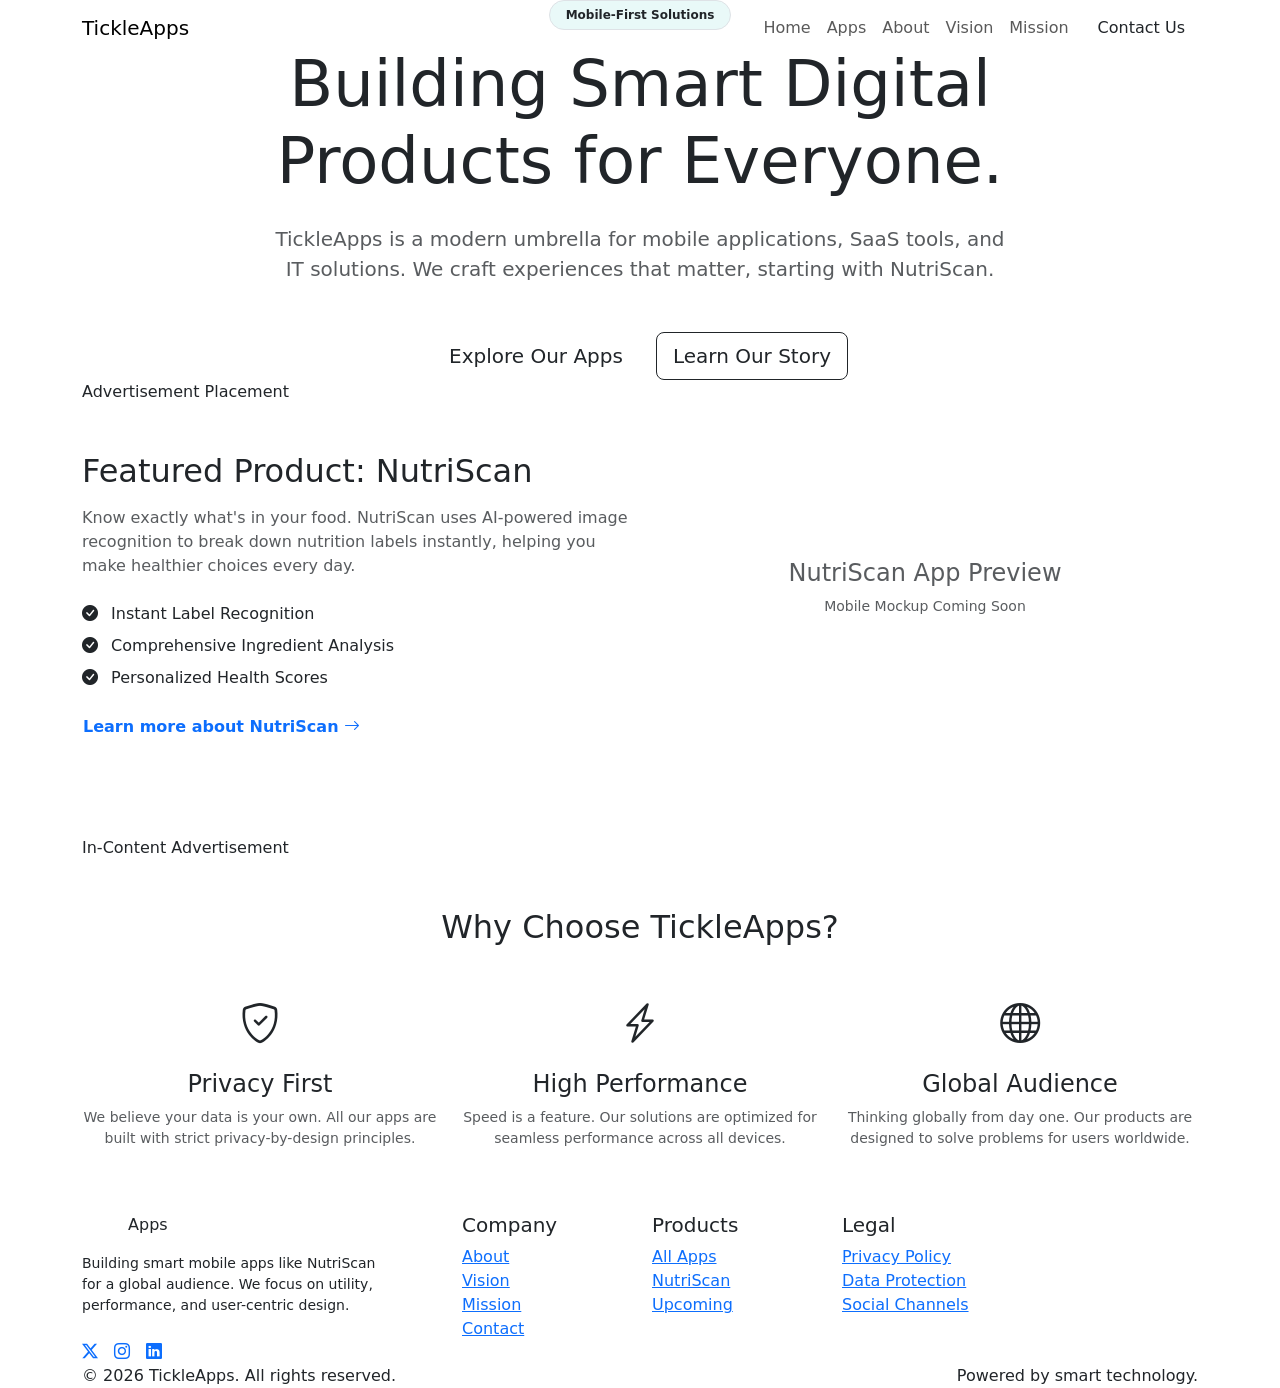
<file: index.html>
<!DOCTYPE html>
<html lang="en">
<head>
  <meta charset="UTF-8">
  <meta name="viewport" content="width=device-width, initial-scale=1.0">
  <title>TickleApps — Building Smart Mobile Apps for a Global Audience</title>
  <meta name="description" content="TickleApps is an umbrella company for smart mobile applications, IT products, and SaaS tools including NutriScan. Built for performance and privacy.">
  
  <!-- Favicon -->
  <link rel="icon" type="image/png" href="https://tickleapps.com/assets/images/logo.png">
  
  <!-- SEO / Meta Tags -->
  <link rel="canonical" href="https://tickleapps.com/">
  <meta property="og:title" content="TickleApps — Smart Mobile Apps for a Global Audience">
  <meta property="og:description" content="Building next-gen mobile solutions like NutriScan. Premium SaaS and IT product umbrella.">
  <meta property="og:url" content="https://tickleapps.com/">
  <meta property="og:type" content="website">
  <meta name="twitter:card" content="summary_large_image">
  
  <!-- Fonts & Icons -->
  <link rel="preconnect" href="https://fonts.googleapis.com">
  <link rel="preconnect" href="https://fonts.gstatic.com" crossorigin>
  <link href="https://fonts.googleapis.com/css2?family=Inter:wght@400;500;600;700;800&display=swap" rel="stylesheet">
  <link rel="stylesheet" href="https://cdn.jsdelivr.net/npm/bootstrap-icons@1.11.3/font/bootstrap-icons.min.css">
  
  <!-- CSS -->
  <link href="https://cdn.jsdelivr.net/npm/bootstrap@5.3.3/dist/css/bootstrap.min.css" rel="stylesheet">
  <link rel="stylesheet" href="https://tickleapps.com/assets/css/style.css">

  <!-- GOOGLE ADSENSE (Placeholder) -->
  <!-- <script async src="https://pagead2.googlesyndication.com/pagead/js/adsbygoogle.js?client=ca-pub-3957104938808484" crossorigin="anonymous"></script> -->

  <!-- JSON-LD Schema (Organization) -->
  <script type="application/ld+json">
  {
    "@context": "https://schema.org",
    "@type": "Organization",
    "name": "TickleApps",
    "url": "https://tickleapps.com",
    "logo": "https://tickleapps.com/assets/images/logo.png",
    "sameAs": [
      "https://x.com/tickleapps/",
      "https://www.instagram.com/tickleapps/",
      "https://www.linkedin.com/in/tickle-apps-092789407/"
    ]
  }
  </script>
</head>
<body>

  <!-- Navbar -->
  <nav class="navbar navbar-expand-lg ta-navbar fixed-top" aria-label="Main navigation">
    <div class="container">
      <a class="navbar-brand ta-brand" href="/">
        <span><span class="ta-brand-tickle">Tickle</span><span class="ta-brand-apps">Apps</span></span>
      </a>
      <button class="navbar-toggler border-0" type="button" data-bs-toggle="collapse" data-bs-target="#taNav" aria-controls="taNav" aria-expanded="false" aria-label="Toggle navigation">
        <span class="navbar-toggler-icon"></span>
      </button>
      <div class="collapse navbar-collapse justify-content-end" id="taNav">
        <ul class="navbar-nav align-items-lg-center">
          <li class="nav-item"><a class="nav-link" href="/">Home</a></li>
          <li class="nav-item"><a class="nav-link" href="/apps/">Apps</a></li>
          <li class="nav-item"><a class="nav-link" href="/about/">About</a></li>
          <li class="nav-item"><a class="nav-link" href="/vision/">Vision</a></li>
          <li class="nav-item"><a class="nav-link" href="/mission/">Mission</a></li>
          <li class="nav-item ms-lg-2"><a class="btn btn-coral" href="/contact/">Contact Us</a></li>
        </ul>
      </div>
    </div>
  </nav>

  <!-- Hero Section -->
  <header class="hero-section text-center">
    <div class="container">
      <div class="row justify-content-center">
        <div class="col-lg-8 fade-up">
          <span class="badge rounded-pill bg-teal-subtle text-teal border border-teal-subtle mb-3 px-3 py-2" style="background-color: rgba(38, 194, 185, 0.1); color: var(--ta-teal);">Mobile-First Solutions</span>
          <h1 class="display-3 mb-4">Building Smart Digital Products for <span class="ta-brand-apps">Everyone</span>.</h1>
          <p class="lead text-muted mb-5">TickleApps is a modern umbrella for mobile applications, SaaS tools, and IT solutions. We craft experiences that matter, starting with NutriScan.</p>
          <div class="d-flex flex-column flex-sm-row gap-3 justify-content-center">
            <a href="/apps/" class="btn btn-coral btn-lg">Explore Our Apps</a>
            <a href="/about/" class="btn btn-outline-dark btn-lg">Learn Our Story</a>
          </div>
        </div>
      </div>
    </div>
  </header>

  <!-- AD SLOT -->
  <div class="container">
    <div class="row">
      <div class="col-12">
        <!-- GOOGLE ADSENSE PLACEHOLDER -->
        <div class="ta-ad-slot">Advertisement Placement</div>
      </div>
    </div>
  </div>

  <!-- Featured App Section -->
  <section class="py-5" id="featured-apps">
    <div class="container">
      <div class="row align-items-center mb-5 fade-up">
        <div class="col-lg-6">
          <h2 class="mb-3">Featured Product: <span class="ta-brand-tickle">NutriScan</span></h2>
          <p class="text-muted">Know exactly what's in your food. NutriScan uses AI-powered image recognition to break down nutrition labels instantly, helping you make healthier choices every day.</p>
          <ul class="list-unstyled mt-4">
            <li class="mb-2"><i class="bi bi-check-circle-fill text-teal me-2"></i> Instant Label Recognition</li>
            <li class="mb-2"><i class="bi bi-check-circle-fill text-teal me-2"></i> Comprehensive Ingredient Analysis</li>
            <li class="mb-2"><i class="bi bi-check-circle-fill text-teal me-2"></i> Personalized Health Scores</li>
          </ul>
          <a href="/apps/#nutriscan" class="btn btn-link p-0 text-decoration-none fw-bold mt-2">Learn more about NutriScan <i class="bi bi-arrow-right"></i></a>
        </div>
        <div class="col-lg-6 mt-4 mt-lg-0 text-center">
          <!-- LOGO PLACEHOLDER OR APP MOCKUP -->
          <div class="ta-card p-5" style="background: linear-gradient(135deg, var(--ta-gray-bg) 0%, #e0e6eb 100%);">
            <h4 class="mb-0 text-muted">NutriScan App Preview</h4>
            <p class="small text-muted mt-2">Mobile Mockup Coming Soon</p>
          </div>
        </div>
      </div>
    </div>
  </section>

  <!-- AD SLOT -->
  <div class="container">
    <div class="row">
      <div class="col-12">
        <!-- GOOGLE ADSENSE PLACEHOLDER -->
        <div class="ta-ad-slot">In-Content Advertisement</div>
      </div>
    </div>
  </div>

  <!-- Mission/Trust Section -->
  <section class="bg-white py-5">
    <div class="container text-center fade-up">
      <h2 class="mb-4">Why Choose TickleApps?</h2>
      <div class="row g-4 mt-2">
        <div class="col-md-4">
          <div class="ta-card h-100">
            <div class="mb-3 fs-1 text-coral"><i class="bi bi-shield-check"></i></div>
            <h4>Privacy First</h4>
            <p class="small text-muted">We believe your data is your own. All our apps are built with strict privacy-by-design principles.</p>
          </div>
        </div>
        <div class="col-md-4">
          <div class="ta-card h-100">
            <div class="mb-3 fs-1 text-teal"><i class="bi bi-lightning-charge"></i></div>
            <h4>High Performance</h4>
            <p class="small text-muted">Speed is a feature. Our solutions are optimized for seamless performance across all devices.</p>
          </div>
        </div>
        <div class="col-md-4">
          <div class="ta-card h-100">
            <div class="mb-3 fs-1 text-dark"><i class="bi bi-globe"></i></div>
            <h4>Global Audience</h4>
            <p class="small text-muted">Thinking globally from day one. Our products are designed to solve problems for users worldwide.</p>
          </div>
        </div>
      </div>
    </div>
  </section>

  <!-- Footer -->
  <footer class="ta-footer text-center text-md-start">
    <div class="container">
      <div class="row gy-4">
        <div class="col-lg-4">
          <a class="navbar-brand ta-brand mb-3 d-inline-block" href="/">
            <span><span class="ta-brand-tickle text-white">Tickle</span><span class="ta-brand-apps">Apps</span></span>
          </a>
          <p class="small mb-4 pe-lg-5">Building smart mobile apps like NutriScan for a global audience. We focus on utility, performance, and user-centric design.</p>
          <div class="d-flex text-white gap-3 justify-content-center justify-content-md-start">
            <a href="https://x.com/tickleapps/" target="_blank" rel="noopener noreferrer" aria-label="X (Twitter)"><i class="bi bi-twitter-x"></i></a>
            <a href="https://www.instagram.com/tickleapps/" target="_blank" rel="noopener noreferrer" aria-label="Instagram"><i class="bi bi-instagram"></i></a>
            <a href="https://www.linkedin.com/in/tickle-apps-092789407/" target="_blank" rel="noopener noreferrer" aria-label="LinkedIn"><i class="bi bi-linkedin"></i></a>
          </div>
        </div>
        
        <div class="col-lg-2 col-md-4 col-6">
          <h5>Company</h5>
          <a href="https://tickleapps.com/about/">About</a><br>
          <a href="https://tickleapps.com/vision/">Vision</a><br>
          <a href="https://tickleapps.com/mission/">Mission</a><br>
          <a href="https://tickleapps.com/contact/">Contact</a>
        </div>
        
        <div class="col-lg-2 col-md-4 col-6">
          <h5>Products</h5>
          <a href="https://tickleapps.com/apps/">All Apps</a><br>
          <a href="https://tickleapps.com/apps/#nutriscan">NutriScan</a><br>
          <a href="https://tickleapps.com/apps/#upcoming">Upcoming</a>
        </div>
        
        <div class="col-lg-4 col-md-4">
          <h5>Legal</h5>
          <a href="https://tickleapps.com/privacy/">Privacy Policy</a><br>
          <a href="https://tickleapps.com/dpdpa/">Data Protection</a><br>
          <a href="https://tickleapps.com/social/">Social Channels</a>
        </div>
      </div>
      
      <div class="footer-bottom d-flex flex-column flex-md-row justify-content-between align-items-center text-center text-md-start">
        <p class="mb-2 mb-md-0">&copy; <span id="yearStamp">2026</span> TickleApps. All rights reserved.</p>
        <p class="mb-0">Powered by smart technology.</p>
      </div>
    </div>
  </footer>

  <!-- Scripts -->
  <script src="https://cdn.jsdelivr.net/npm/bootstrap@5.3.3/dist/js/bootstrap.bundle.min.js"></script>
  <script src="https://tickleapps.com/assets/js/main.js"></script>
</body>
</html>
</file>
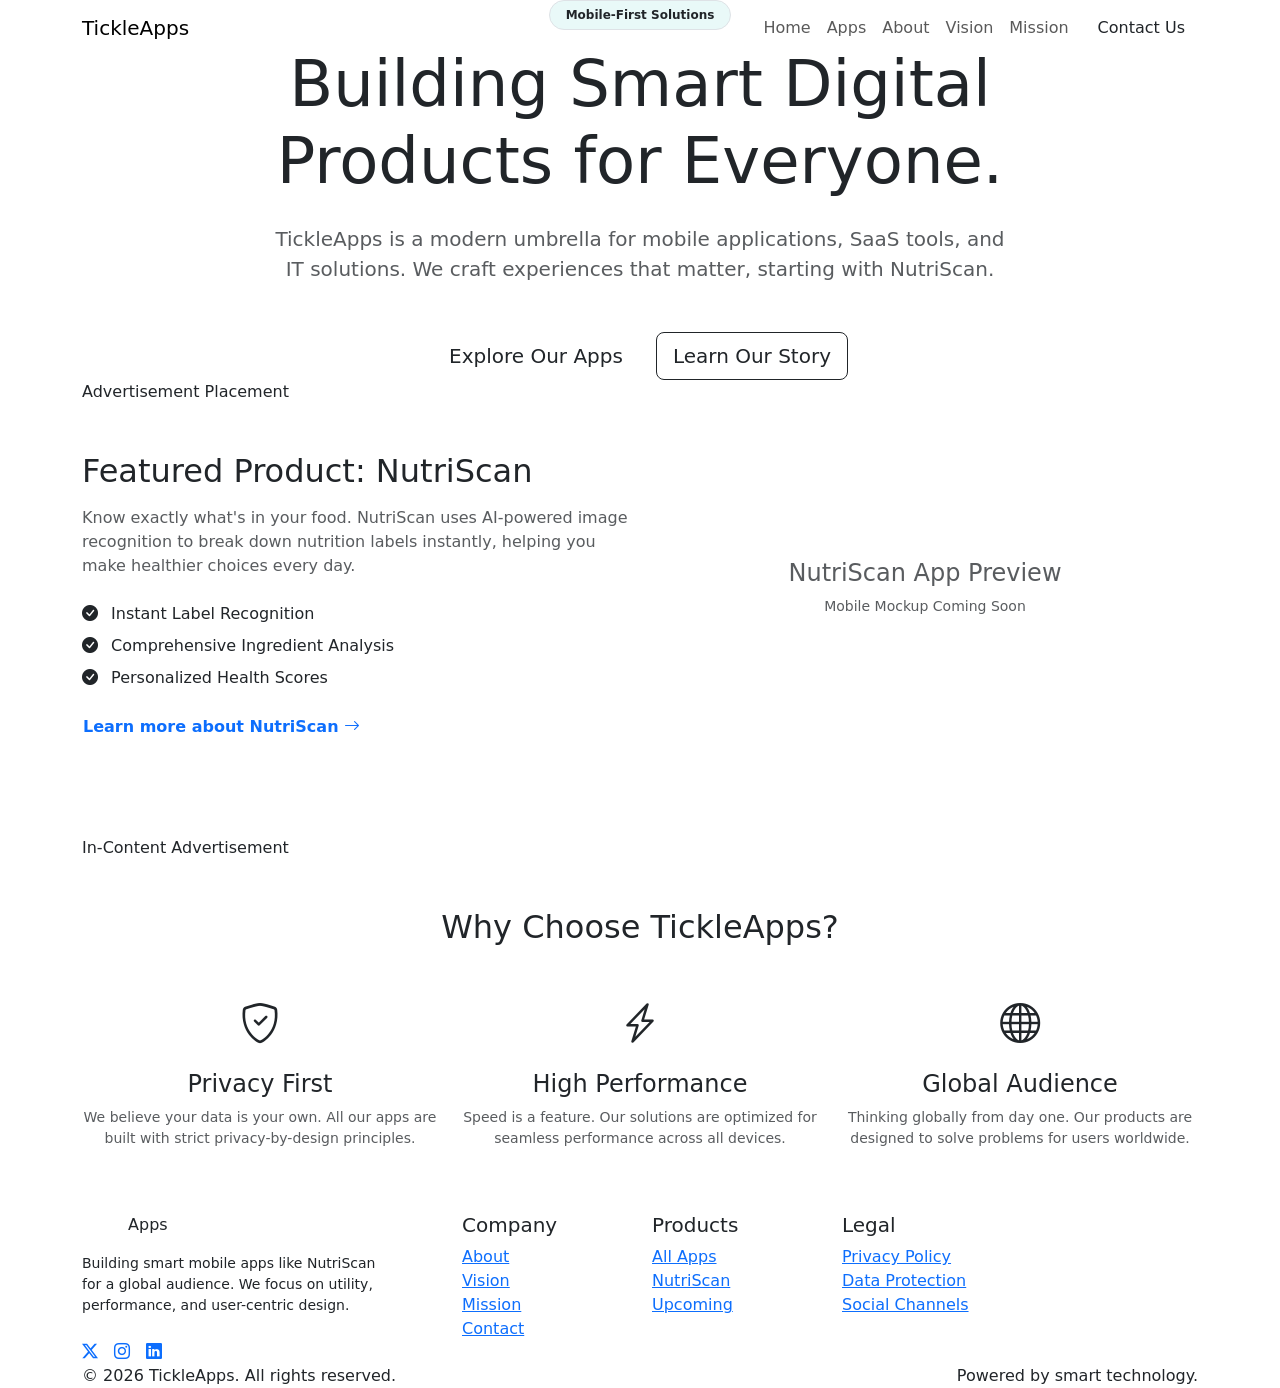
<file: public/index.html>
<!DOCTYPE html>
<html lang="en">
<head>
  <meta charset="UTF-8">
  <meta name="viewport" content="width=device-width, initial-scale=1.0">
  <title>TickleApps — Building Smart Mobile Apps for a Global Audience</title>
  <meta name="description" content="TickleApps is an umbrella company for smart mobile applications, IT products, and SaaS tools including NutriScan. Built for performance and privacy.">
  <link rel="icon" type="image/png" href="https://tickleapps.com/assets/images/logo.png">
  <link rel="canonical" href="https://tickleapps.com/">
  <meta property="og:title" content="TickleApps — Smart Mobile Apps for a Global Audience">
  <meta property="og:description" content="Building next-gen mobile solutions like NutriScan. Premium SaaS and IT product umbrella.">
  <meta property="og:url" content="https://tickleapps.com/">
  <meta property="og:type" content="website">
  <meta name="twitter:card" content="summary_large_image">
  <link rel="preconnect" href="https://fonts.googleapis.com">
  <link rel="preconnect" href="https://fonts.gstatic.com" crossorigin>
  <link href="https://fonts.googleapis.com/css2?family=Inter:wght@400;500;600;700;800&display=swap" rel="stylesheet">
  <link rel="stylesheet" href="https://cdn.jsdelivr.net/npm/bootstrap-icons@1.11.3/font/bootstrap-icons.min.css">
  <link href="https://cdn.jsdelivr.net/npm/bootstrap@5.3.3/dist/css/bootstrap.min.css" rel="stylesheet">
  <link rel="stylesheet" href="https://tickleapps.com/assets/css/style.css">
  <script type="application/ld+json">
  {
    "@context": "https://schema.org",
    "@type": "Organization",
    "name": "TickleApps",
    "url": "https://tickleapps.com",
    "logo": "https://tickleapps.com/assets/images/logo.png",
    "sameAs": [
      "https://x.com/tickleapps/",
      "https://www.instagram.com/tickleapps/",
      "https://www.linkedin.com/in/tickle-apps-092789407/"
    ]
  }
  </script>
</head>
<body>
  <nav class="navbar navbar-expand-lg ta-navbar fixed-top" aria-label="Main navigation">
    <div class="container">
      <a class="navbar-brand ta-brand" href="/"><span><span class="ta-brand-tickle">Tickle</span><span class="ta-brand-apps">Apps</span></span></a>
      <button class="navbar-toggler border-0" type="button" data-bs-toggle="collapse" data-bs-target="#taNav" aria-controls="taNav" aria-expanded="false" aria-label="Toggle navigation"><span class="navbar-toggler-icon"></span></button>
      <div class="collapse navbar-collapse justify-content-end" id="taNav">
        <ul class="navbar-nav align-items-lg-center">
          <li class="nav-item"><a class="nav-link" href="/">Home</a></li>
          <li class="nav-item"><a class="nav-link" href="/apps/">Apps</a></li>
          <li class="nav-item"><a class="nav-link" href="/about/">About</a></li>
          <li class="nav-item"><a class="nav-link" href="/vision/">Vision</a></li>
          <li class="nav-item"><a class="nav-link" href="/mission/">Mission</a></li>
          <li class="nav-item ms-lg-2"><a class="btn btn-coral" href="/contact/">Contact Us</a></li>
        </ul>
      </div>
    </div>
  </nav>
  <header class="hero-section text-center">
    <div class="container">
      <div class="row justify-content-center">
        <div class="col-lg-8 fade-up">
          <span class="badge rounded-pill bg-teal-subtle text-teal border border-teal-subtle mb-3 px-3 py-2" style="background-color: rgba(38, 194, 185, 0.1); color: var(--ta-teal);">Mobile-First Solutions</span>
          <h1 class="display-3 mb-4">Building Smart Digital Products for <span class="ta-brand-apps">Everyone</span>.</h1>
          <p class="lead text-muted mb-5">TickleApps is a modern umbrella for mobile applications, SaaS tools, and IT solutions. We craft experiences that matter, starting with NutriScan.</p>
          <div class="d-flex flex-column flex-sm-row gap-3 justify-content-center">
            <a href="/apps/" class="btn btn-coral btn-lg">Explore Our Apps</a>
            <a href="/about/" class="btn btn-outline-dark btn-lg">Learn Our Story</a>
          </div>
        </div>
      </div>
    </div>
  </header>
  <div class="container"><div class="row"><div class="col-12"><div class="ta-ad-slot">Advertisement Placement</div></div></div></div>
  <section class="py-5" id="featured-apps">
    <div class="container">
      <div class="row align-items-center mb-5 fade-up">
        <div class="col-lg-6">
          <h2 class="mb-3">Featured Product: <span class="ta-brand-tickle">NutriScan</span></h2>
          <p class="text-muted">Know exactly what's in your food. NutriScan uses AI-powered image recognition to break down nutrition labels instantly, helping you make healthier choices every day.</p>
          <ul class="list-unstyled mt-4">
            <li class="mb-2"><i class="bi bi-check-circle-fill text-teal me-2"></i> Instant Label Recognition</li>
            <li class="mb-2"><i class="bi bi-check-circle-fill text-teal me-2"></i> Comprehensive Ingredient Analysis</li>
            <li class="mb-2"><i class="bi bi-check-circle-fill text-teal me-2"></i> Personalized Health Scores</li>
          </ul>
          <a href="/apps/#nutriscan" class="btn btn-link p-0 text-decoration-none fw-bold mt-2">Learn more about NutriScan <i class="bi bi-arrow-right"></i></a>
        </div>
        <div class="col-lg-6 mt-4 mt-lg-0 text-center"><div class="ta-card p-5" style="background: linear-gradient(135deg, var(--ta-gray-bg) 0%, #e0e6eb 100%);"><h4 class="mb-0 text-muted">NutriScan App Preview</h4><p class="small text-muted mt-2">Mobile Mockup Coming Soon</p></div></div>
      </div>
    </div>
  </section>
  <div class="container"><div class="row"><div class="col-12"><div class="ta-ad-slot">In-Content Advertisement</div></div></div></div>
  <section class="bg-white py-5">
    <div class="container text-center fade-up">
      <h2 class="mb-4">Why Choose TickleApps?</h2>
      <div class="row g-4 mt-2">
        <div class="col-md-4"><div class="ta-card h-100"><div class="mb-3 fs-1 text-coral"><i class="bi bi-shield-check"></i></div><h4>Privacy First</h4><p class="small text-muted">We believe your data is your own. All our apps are built with strict privacy-by-design principles.</p></div></div>
        <div class="col-md-4"><div class="ta-card h-100"><div class="mb-3 fs-1 text-teal"><i class="bi bi-lightning-charge"></i></div><h4>High Performance</h4><p class="small text-muted">Speed is a feature. Our solutions are optimized for seamless performance across all devices.</p></div></div>
        <div class="col-md-4"><div class="ta-card h-100"><div class="mb-3 fs-1 text-dark"><i class="bi bi-globe"></i></div><h4>Global Audience</h4><p class="small text-muted">Thinking globally from day one. Our products are designed to solve problems for users worldwide.</p></div></div>
      </div>
    </div>
  </section>
  <footer class="ta-footer text-center text-md-start">
    <div class="container">
      <div class="row gy-4">
        <div class="col-lg-4">
          <a class="navbar-brand ta-brand mb-3 d-inline-block" href="/"><span><span class="ta-brand-tickle text-white">Tickle</span><span class="ta-brand-apps">Apps</span></span></a>
          <p class="small mb-4 pe-lg-5">Building smart mobile apps like NutriScan for a global audience. We focus on utility, performance, and user-centric design.</p>
          <div class="d-flex text-white gap-3 justify-content-center justify-content-md-start">
            <a href="https://x.com/tickleapps/" target="_blank" rel="noopener noreferrer" aria-label="X (Twitter)"><i class="bi bi-twitter-x"></i></a>
            <a href="https://www.instagram.com/tickleapps/" target="_blank" rel="noopener noreferrer" aria-label="Instagram"><i class="bi bi-instagram"></i></a>
            <a href="https://www.linkedin.com/in/tickle-apps-092789407/" target="_blank" rel="noopener noreferrer" aria-label="LinkedIn"><i class="bi bi-linkedin"></i></a>
          </div>
        </div>
        <div class="col-lg-2 col-md-4 col-6"><h5>Company</h5><a href="https://tickleapps.com/about/">About</a><br><a href="https://tickleapps.com/vision/">Vision</a><br><a href="https://tickleapps.com/mission/">Mission</a><br><a href="https://tickleapps.com/contact/">Contact</a></div>
        <div class="col-lg-2 col-md-4 col-6"><h5>Products</h5><a href="https://tickleapps.com/apps/">All Apps</a><br><a href="https://tickleapps.com/apps/#nutriscan">NutriScan</a><br><a href="https://tickleapps.com/apps/#upcoming">Upcoming</a></div>
        <div class="col-lg-4 col-md-4"><h5>Legal</h5><a href="https://tickleapps.com/privacy/">Privacy Policy</a><br><a href="https://tickleapps.com/dpdpa/">Data Protection</a><br><a href="https://tickleapps.com/social/">Social Channels</a></div>
      </div>
      <div class="footer-bottom d-flex flex-column flex-md-row justify-content-between align-items-center text-center text-md-start">
        <p class="mb-2 mb-md-0">&copy; <span id="yearStamp">2026</span> TickleApps. All rights reserved.</p>
        <p class="mb-0">Powered by smart technology.</p>
      </div>
    </div>
  </footer>
  <script src="https://cdn.jsdelivr.net/npm/bootstrap@5.3.3/dist/js/bootstrap.bundle.min.js"></script>
  <script src="https://tickleapps.com/assets/js/main.js"></script>
</body>
</html>
</file>
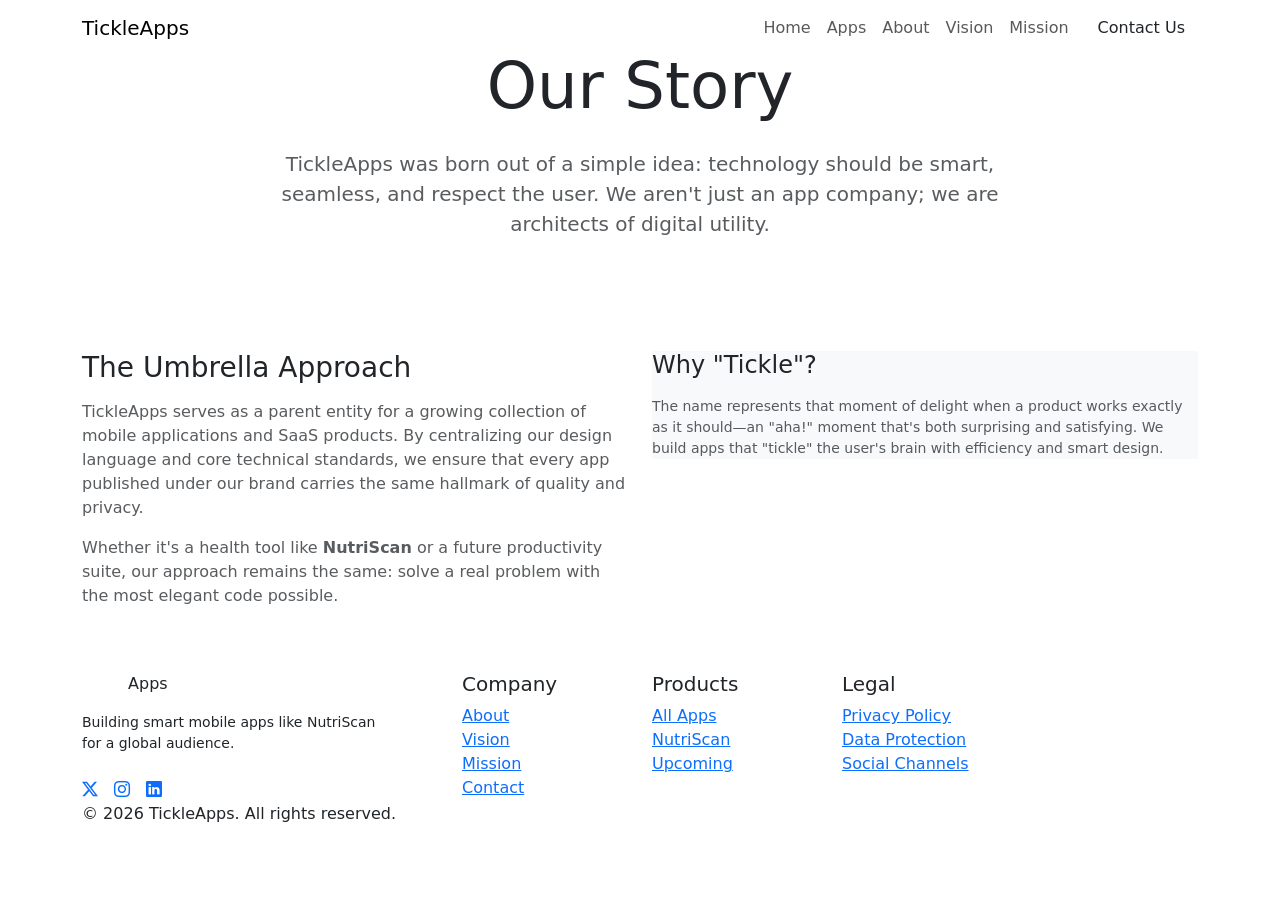
<file: public/about/index.html>
<!DOCTYPE html>
<html lang="en">
<head>
  <meta charset="UTF-8">
  <meta name="viewport" content="width=device-width, initial-scale=1.0">
  <title>About Us — TickleApps</title>
  <meta name="description" content="Learn about TickleApps, a modern app development umbrella company focused on building high-performance, privacy-conscious solutions for a global audience.">
  <link rel="icon" type="image/png" href="https://tickleapps.com/assets/images/logo.png">
  <link rel="canonical" href="https://tickleapps.com/about/">
  <meta property="og:title" content="About Us — TickleApps">
  <meta property="og:description" content="Discover the story and values behind TickleApps. We build smart tools for a better digital future.">
  <meta property="og:url" content="https://tickleapps.com/about/">
  <meta name="twitter:card" content="summary_large_image">
  <link rel="preconnect" href="https://fonts.googleapis.com">
  <link rel="preconnect" href="https://fonts.gstatic.com" crossorigin>
  <link href="https://fonts.googleapis.com/css2?family=Inter:wght@400;500;600;700;800&display=swap" rel="stylesheet">
  <link rel="stylesheet" href="https://cdn.jsdelivr.net/npm/bootstrap-icons@1.11.3/font/bootstrap-icons.min.css">
  <link href="https://cdn.jsdelivr.net/npm/bootstrap@5.3.3/dist/css/bootstrap.min.css" rel="stylesheet">
  <link rel="stylesheet" href="https://tickleapps.com/assets/css/style.css">
</head>
<body>
  <nav class="navbar navbar-expand-lg ta-navbar fixed-top" aria-label="Main navigation">
    <div class="container">
      <a class="navbar-brand ta-brand" href="/"><span><span class="ta-brand-tickle">Tickle</span><span class="ta-brand-apps">Apps</span></span></a>
      <button class="navbar-toggler border-0" type="button" data-bs-toggle="collapse" data-bs-target="#taNav" aria-controls="taNav" aria-expanded="false" aria-label="Toggle navigation"><span class="navbar-toggler-icon"></span></button>
      <div class="collapse navbar-collapse justify-content-end" id="taNav">
        <ul class="navbar-nav align-items-lg-center">
          <li class="nav-item"><a class="nav-link" href="/">Home</a></li>
          <li class="nav-item"><a class="nav-link" href="/apps/">Apps</a></li>
          <li class="nav-item"><a class="nav-link" href="/about/">About</a></li>
          <li class="nav-item"><a class="nav-link" href="/vision/">Vision</a></li>
          <li class="nav-item"><a class="nav-link" href="/mission/">Mission</a></li>
          <li class="nav-item ms-lg-2"><a class="btn btn-coral" href="/contact/">Contact Us</a></li>
        </ul>
      </div>
    </div>
  </nav>

  <section class="hero-section text-center py-5">
    <div class="container">
      <div class="row justify-content-center">
        <div class="col-lg-8 fade-up">
          <h1 class="display-3 mb-4">Our Story</h1>
          <p class="lead text-muted">TickleApps was born out of a simple idea: technology should be smart, seamless, and respect the user. We aren't just an app company; we are architects of digital utility.</p>
        </div>
      </div>
    </div>
  </section>

  <section class="py-5 bg-white">
    <div class="container">
      <div class="row fade-up">
        <div class="col-lg-6">
          <h3>The Umbrella Approach</h3>
          <p class="text-muted mt-3">TickleApps serves as a parent entity for a growing collection of mobile applications and SaaS products. By centralizing our design language and core technical standards, we ensure that every app published under our brand carries the same hallmark of quality and privacy.</p>
          <p class="text-muted">Whether it's a health tool like <strong>NutriScan</strong> or a future productivity suite, our approach remains the same: solve a real problem with the most elegant code possible.</p>
        </div>
        <div class="col-lg-6">
          <div class="ta-card bg-light border-0">
            <h4 class="text-teal mb-3">Why "Tickle"?</h4>
            <p class="small text-muted mb-0">The name represents that moment of delight when a product works exactly as it should—an "aha!" moment that's both surprising and satisfying. We build apps that "tickle" the user's brain with efficiency and smart design.</p>
          </div>
        </div>
      </div>
    </div>
  </section>

  <footer class="ta-footer text-center text-md-start">
    <div class="container">
      <div class="row gy-4">
        <div class="col-lg-4">
          <a class="navbar-brand ta-brand mb-3 d-inline-block" href="/"><span><span class="ta-brand-tickle text-white">Tickle</span><span class="ta-brand-apps">Apps</span></span></a>
          <p class="small mb-4 pe-lg-5">Building smart mobile apps like NutriScan for a global audience.</p>
          <div class="d-flex text-white gap-3 justify-content-center justify-content-md-start">
            <a href="https://x.com/tickleapps/" target="_blank" rel="noopener noreferrer"><i class="bi bi-twitter-x"></i></a>
            <a href="https://www.instagram.com/tickleapps/" target="_blank" rel="noopener noreferrer"><i class="bi bi-instagram"></i></a>
            <a href="https://www.linkedin.com/in/tickle-apps-092789407/" target="_blank" rel="noopener noreferrer"><i class="bi bi-linkedin"></i></a>
          </div>
        </div>
        <div class="col-lg-2 col-md-4 col-6"><h5>Company</h5><a href="https://tickleapps.com/about/">About</a><br><a href="https://tickleapps.com/vision/">Vision</a><br><a href="https://tickleapps.com/mission/">Mission</a><br><a href="https://tickleapps.com/contact/">Contact</a></div>
        <div class="col-lg-2 col-md-4 col-6"><h5>Products</h5><a href="https://tickleapps.com/apps/">All Apps</a><br><a href="https://tickleapps.com/apps/#nutriscan">NutriScan</a><br><a href="https://tickleapps.com/apps/#upcoming">Upcoming</a></div>
        <div class="col-lg-4 col-md-4"><h5>Legal</h5><a href="https://tickleapps.com/privacy/">Privacy Policy</a><br><a href="https://tickleapps.com/dpdpa/">Data Protection</a><br><a href="https://tickleapps.com/social/">Social Channels</a></div>
      </div>
      <div class="footer-bottom d-flex flex-column flex-md-row justify-content-between align-items-center text-center text-md-start"><p class="mb-2 mb-md-0">&copy; <span id="yearStamp">2026</span> TickleApps. All rights reserved.</p></div>
    </div>
  </footer>
  <script src="https://cdn.jsdelivr.net/npm/bootstrap@5.3.3/dist/js/bootstrap.bundle.min.js"></script>
  <script src="https://tickleapps.com/assets/js/main.js"></script>
</body>
</html>
</file>
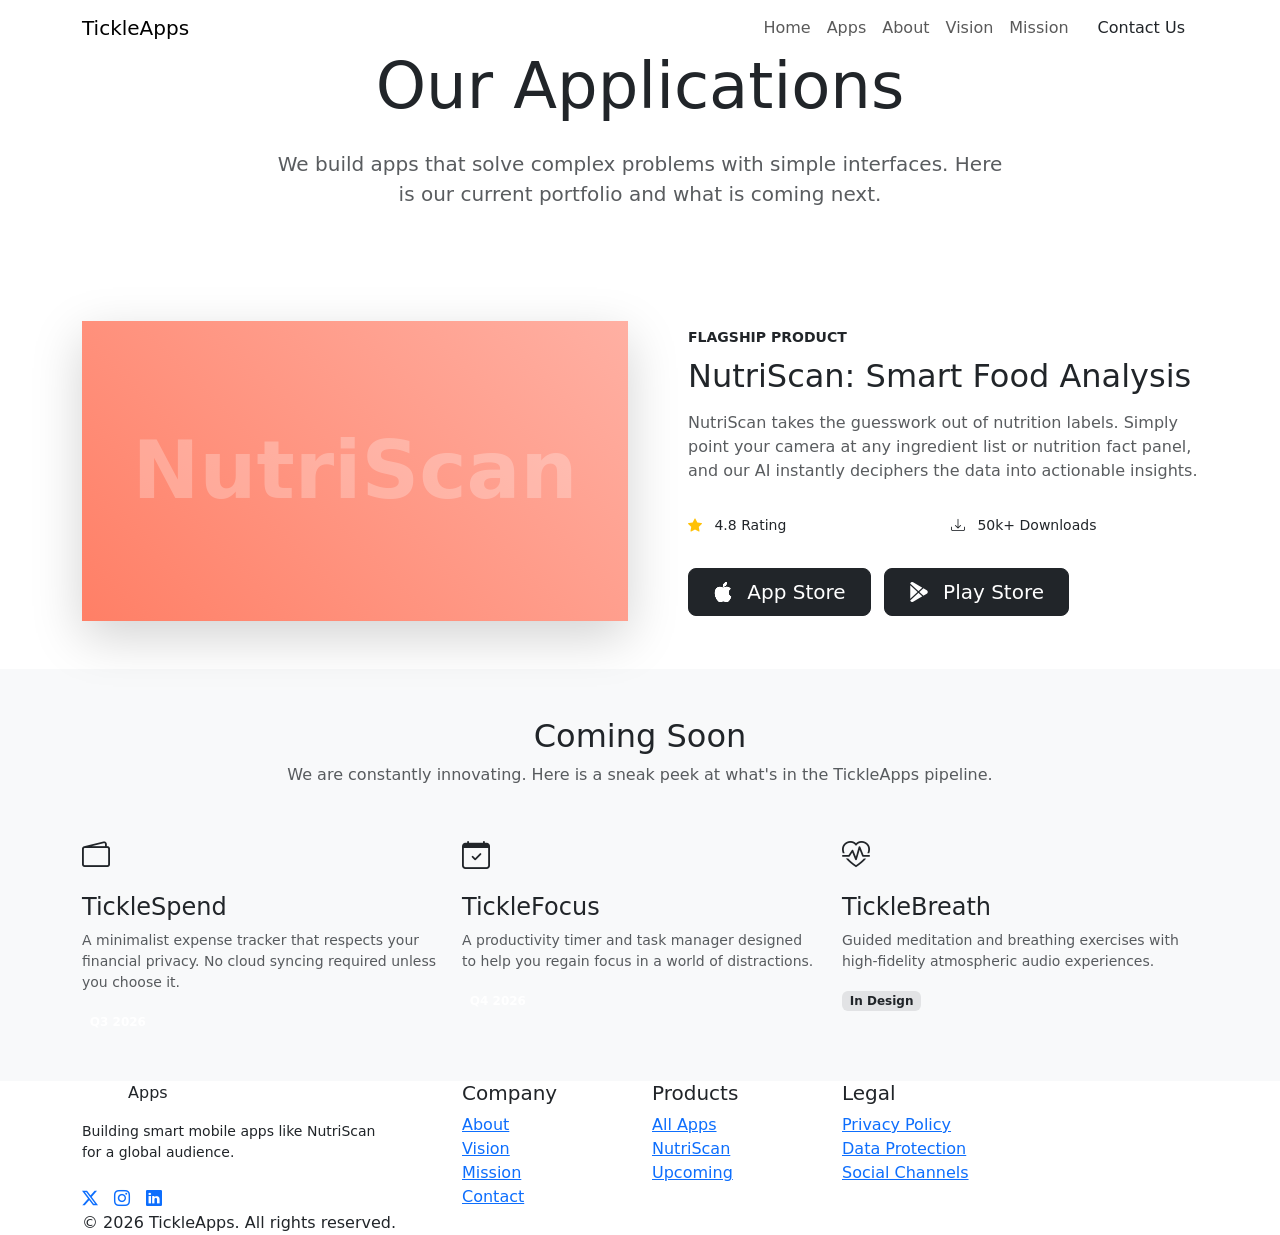
<file: public/apps/index.html>
<!DOCTYPE html>
<html lang="en">
<head>
  <meta charset="UTF-8">
  <meta name="viewport" content="width=device-width, initial-scale=1.0">
  <title>Our Apps — TickleApps</title>
  <meta name="description" content="Explore the suite of smart mobile applications by TickleApps, including NutriScan. Built for modern performance and complete user privacy.">
  <link rel="icon" type="image/png" href="https://tickleapps.com/assets/images/logo.png">
  <link rel="canonical" href="https://tickleapps.com/apps/">
  <meta property="og:title" content="Our Apps — TickleApps">
  <meta property="og:description" content="Discover smart tools for your smartphone. Featuring NutriScan and more to come.">
  <meta property="og:url" content="https://tickleapps.com/apps/">
  <meta name="twitter:card" content="summary_large_image">
  <link rel="preconnect" href="https://fonts.googleapis.com">
  <link rel="preconnect" href="https://fonts.gstatic.com" crossorigin>
  <link href="https://fonts.googleapis.com/css2?family=Inter:wght@400;500;600;700;800&display=swap" rel="stylesheet">
  <link rel="stylesheet" href="https://cdn.jsdelivr.net/npm/bootstrap-icons@1.11.3/font/bootstrap-icons.min.css">
  <link href="https://cdn.jsdelivr.net/npm/bootstrap@5.3.3/dist/css/bootstrap.min.css" rel="stylesheet">
  <link rel="stylesheet" href="https://tickleapps.com/assets/css/style.css">
</head>
<body>
  <nav class="navbar navbar-expand-lg ta-navbar fixed-top" aria-label="Main navigation">
    <div class="container">
      <a class="navbar-brand ta-brand" href="/"><span><span class="ta-brand-tickle">Tickle</span><span class="ta-brand-apps">Apps</span></span></a>
      <button class="navbar-toggler border-0" type="button" data-bs-toggle="collapse" data-bs-target="#taNav" aria-controls="taNav" aria-expanded="false" aria-label="Toggle navigation"><span class="navbar-toggler-icon"></span></button>
      <div class="collapse navbar-collapse justify-content-end" id="taNav">
        <ul class="navbar-nav align-items-lg-center">
          <li class="nav-item"><a class="nav-link" href="/">Home</a></li>
          <li class="nav-item"><a class="nav-link" href="/apps/">Apps</a></li>
          <li class="nav-item"><a class="nav-link" href="/about/">About</a></li>
          <li class="nav-item"><a class="nav-link" href="/vision/">Vision</a></li>
          <li class="nav-item"><a class="nav-link" href="/mission/">Mission</a></li>
          <li class="nav-item ms-lg-2"><a class="btn btn-coral" href="/contact/">Contact Us</a></li>
        </ul>
      </div>
    </div>
  </nav>

  <section class="hero-section text-center py-5">
    <div class="container">
      <div class="row justify-content-center">
        <div class="col-lg-8 fade-up">
          <h1 class="display-3 mb-4">Our Applications</h1>
          <p class="lead text-muted">We build apps that solve complex problems with simple interfaces. Here is our current portfolio and what is coming next.</p>
        </div>
      </div>
    </div>
  </section>

  <section class="py-5 bg-white" id="nutriscan">
    <div class="container">
      <div class="row fade-up align-items-center">
        <div class="col-lg-6">
          <div class="ta-card p-0 overflow-hidden shadow-lg border-0 mb-4 mb-lg-0">
            <div style="height: 300px; background: linear-gradient(45deg, #FF7F66, #ffb0a3); display: grid; place-items: center;">
              <span class="display-1 text-white opacity-25 fw-bold">NutriScan</span>
            </div>
          </div>
        </div>
        <div class="col-lg-6 ps-lg-5">
          <span class="text-coral fw-bold small text-uppercase tracking-wider">Flagship Product</span>
          <h2 class="mt-2 mb-3">NutriScan: Smart Food Analysis</h2>
          <p class="text-muted">NutriScan takes the guesswork out of nutrition labels. Simply point your camera at any ingredient list or nutrition fact panel, and our AI instantly deciphers the data into actionable insights.</p>
          <div class="row g-3 mt-2">
            <div class="col-6"><p class="small mb-2"><i class="bi bi-star-fill text-warning me-2"></i> 4.8 Rating</p></div>
            <div class="col-6"><p class="small mb-2"><i class="bi bi-download text-teal me-2"></i> 50k+ Downloads</p></div>
          </div>
          <div class="mt-4">
            <a href="#" class="btn btn-dark btn-lg px-4 me-2"><i class="bi bi-apple me-2"></i> App Store</a>
            <a href="#" class="btn btn-dark btn-lg px-4"><i class="bi bi-google-play me-2"></i> Play Store</a>
          </div>
        </div>
      </div>
    </div>
  </section>

  <section class="py-5 bg-light" id="upcoming">
    <div class="container fade-up">
      <div class="text-center mb-5">
        <h2>Coming Soon</h2>
        <p class="text-muted">We are constantly innovating. Here is a sneak peek at what's in the TickleApps pipeline.</p>
      </div>
      <div class="row g-4">
        <div class="col-md-4">
          <div class="ta-card h-100">
            <div class="mb-3 fs-3 text-teal"><i class="bi bi-wallet2"></i></div>
            <h4>TickleSpend</h4>
            <p class="small text-muted">A minimalist expense tracker that respects your financial privacy. No cloud syncing required unless you choose it.</p>
            <span class="badge bg-teal-subtle text-teal mt-auto align-self-start">Q3 2026</span>
          </div>
        </div>
        <div class="col-md-4">
          <div class="ta-card h-100">
            <div class="mb-3 fs-3 text-coral"><i class="bi bi-calendar-check"></i></div>
            <h4>TickleFocus</h4>
            <p class="small text-muted">A productivity timer and task manager designed to help you regain focus in a world of distractions.</p>
            <span class="badge bg-coral-subtle text-coral mt-auto align-self-start">Q4 2026</span>
          </div>
        </div>
        <div class="col-md-4">
          <div class="ta-card h-100">
            <div class="mb-3 fs-3 text-dark"><i class="bi bi-heart-pulse"></i></div>
            <h4>TickleBreath</h4>
            <p class="small text-muted">Guided meditation and breathing exercises with high-fidelity atmospheric audio experiences.</p>
            <span class="badge bg-secondary-subtle text-dark mt-auto align-self-start">In Design</span>
          </div>
        </div>
      </div>
    </div>
  </section>

  <footer class="ta-footer text-center text-md-start">
    <div class="container">
      <div class="row gy-4">
        <div class="col-lg-4">
          <a class="navbar-brand ta-brand mb-3 d-inline-block" href="/"><span><span class="ta-brand-tickle text-white">Tickle</span><span class="ta-brand-apps">Apps</span></span></a>
          <p class="small mb-4 pe-lg-5">Building smart mobile apps like NutriScan for a global audience.</p>
          <div class="d-flex text-white gap-3 justify-content-center justify-content-md-start">
            <a href="https://x.com/tickleapps/" target="_blank" rel="noopener noreferrer"><i class="bi bi-twitter-x"></i></a>
            <a href="https://www.instagram.com/tickleapps/" target="_blank" rel="noopener noreferrer"><i class="bi bi-instagram"></i></a>
            <a href="https://www.linkedin.com/in/tickle-apps-092789407/" target="_blank" rel="noopener noreferrer"><i class="bi bi-linkedin"></i></a>
          </div>
        </div>
        <div class="col-lg-2 col-md-4 col-6"><h5>Company</h5><a href="https://tickleapps.com/about/">About</a><br><a href="https://tickleapps.com/vision/">Vision</a><br><a href="https://tickleapps.com/mission/">Mission</a><br><a href="https://tickleapps.com/contact/">Contact</a></div>
        <div class="col-lg-2 col-md-4 col-6"><h5>Products</h5><a href="https://tickleapps.com/apps/">All Apps</a><br><a href="https://tickleapps.com/apps/#nutriscan">NutriScan</a><br><a href="https://tickleapps.com/apps/#upcoming">Upcoming</a></div>
        <div class="col-lg-4 col-md-4"><h5>Legal</h5><a href="https://tickleapps.com/privacy/">Privacy Policy</a><br><a href="https://tickleapps.com/dpdpa/">Data Protection</a><br><a href="https://tickleapps.com/social/">Social Channels</a></div>
      </div>
      <div class="footer-bottom d-flex flex-column flex-md-row justify-content-between align-items-center text-center text-md-start"><p class="mb-2 mb-md-0">&copy; <span id="yearStamp">2026</span> TickleApps. All rights reserved.</p></div>
    </div>
  </footer>
  <script src="https://cdn.jsdelivr.net/npm/bootstrap@5.3.3/dist/js/bootstrap.bundle.min.js"></script>
  <script src="https://tickleapps.com/assets/js/main.js"></script>
</body>
</html>
</file>
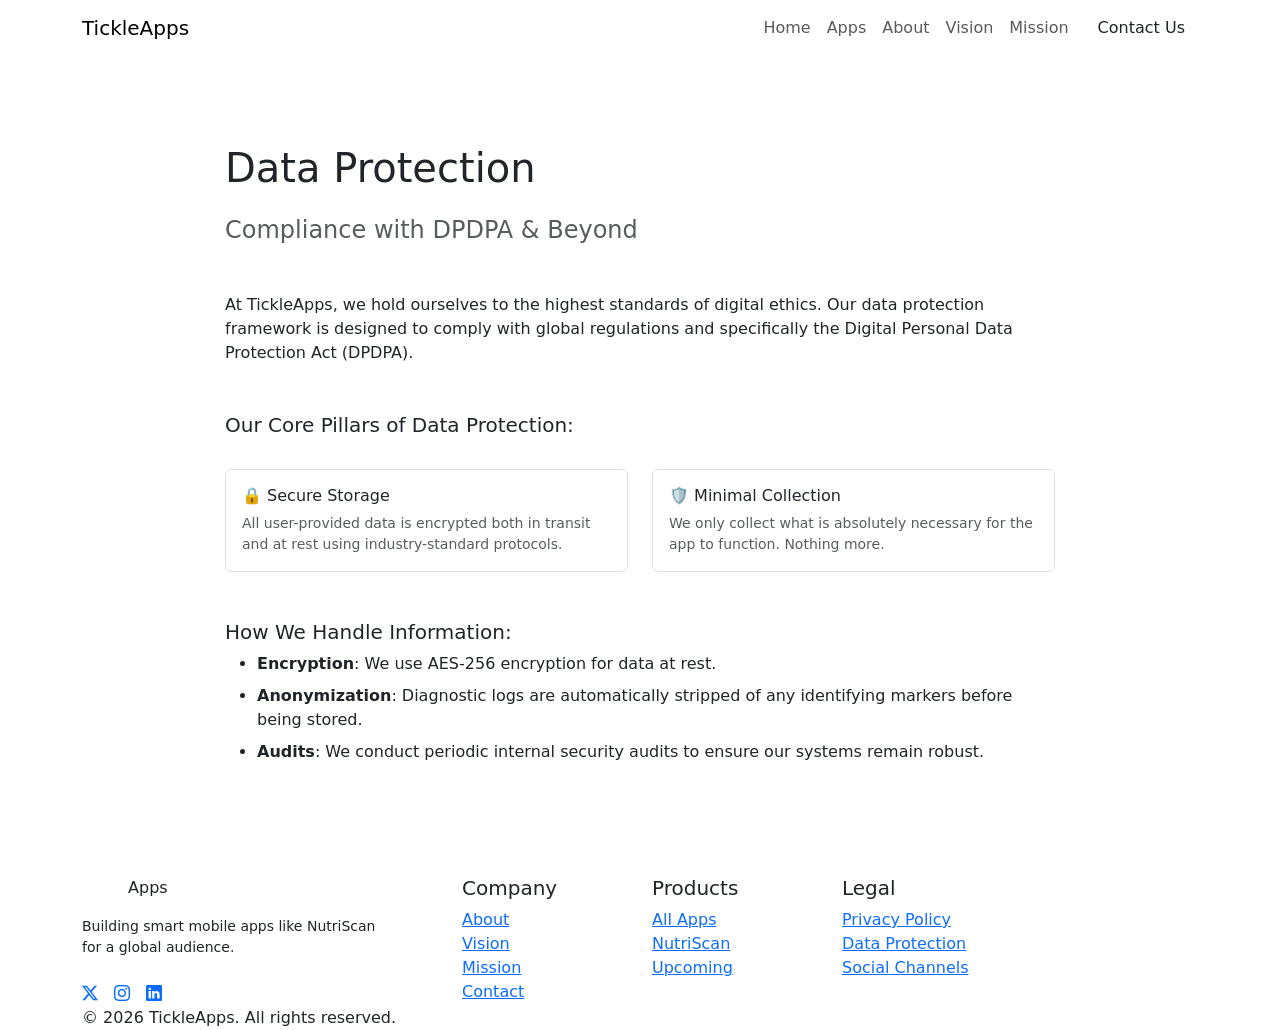
<file: public/dpdpa/index.html>
<!DOCTYPE html>
<html lang="en">
<head>
  <meta charset="UTF-8">
  <meta name="viewport" content="width=device-width, initial-scale=1.0">
  <title>Data Protection (DPDPA) — TickleApps</title>
  <meta name="description" content="TickleApps commitment to Data Protection and compliance with the Digital Personal Data Protection Act (DPDPA).">
  <link rel="icon" type="image/png" href="https://tickleapps.com/assets/images/logo.png">
  <link rel="canonical" href="https://tickleapps.com/dpdpa/">
  <meta property="og:title" content="Data Protection — TickleApps">
  <meta property="og:description" content="Learn about our robust data protection measures and compliance standards.">
  <meta property="og:url" content="https://tickleapps.com/dpdpa/">
  <meta name="twitter:card" content="summary_large_image">
  <link rel="preconnect" href="https://fonts.googleapis.com">
  <link rel="preconnect" href="https://fonts.gstatic.com" crossorigin>
  <link href="https://fonts.googleapis.com/css2?family=Inter:wght@400;500;600;700;800&display=swap" rel="stylesheet">
  <link rel="stylesheet" href="https://cdn.jsdelivr.net/npm/bootstrap-icons@1.11.3/font/bootstrap-icons.min.css">
  <link href="https://cdn.jsdelivr.net/npm/bootstrap@5.3.3/dist/css/bootstrap.min.css" rel="stylesheet">
  <link rel="stylesheet" href="https://tickleapps.com/assets/css/style.css">
</head>
<body>
  <nav class="navbar navbar-expand-lg ta-navbar fixed-top" aria-label="Main navigation">
    <div class="container">
      <a class="navbar-brand ta-brand" href="/"><span><span class="ta-brand-tickle">Tickle</span><span class="ta-brand-apps">Apps</span></span></a>
      <button class="navbar-toggler border-0" type="button" data-bs-toggle="collapse" data-bs-target="#taNav" aria-controls="taNav" aria-expanded="false" aria-label="Toggle navigation"><span class="navbar-toggler-icon"></span></button>
      <div class="collapse navbar-collapse justify-content-end" id="taNav">
        <ul class="navbar-nav align-items-lg-center">
          <li class="nav-item"><a class="nav-link" href="/">Home</a></li>
          <li class="nav-item"><a class="nav-link" href="/apps/">Apps</a></li>
          <li class="nav-item"><a class="nav-link" href="/about/">About</a></li>
          <li class="nav-item"><a class="nav-link" href="/vision/">Vision</a></li>
          <li class="nav-item"><a class="nav-link" href="/mission/">Mission</a></li>
          <li class="nav-item ms-lg-2"><a class="btn btn-coral" href="/contact/">Contact Us</a></li>
        </ul>
      </div>
    </div>
  </nav>

  <section class="py-5 mt-5">
    <div class="container">
      <div class="row fade-up">
        <div class="col-lg-10 offset-lg-1">
          <div class="ta-card bg-white p-5">
            <h1 class="mb-4">Data Protection</h1>
            <h4 class="text-muted mb-5">Compliance with DPDPA & Beyond</h4>
            
            <p>At TickleApps, we hold ourselves to the highest standards of digital ethics. Our data protection framework is designed to comply with global regulations and specifically the Digital Personal Data Protection Act (DPDPA).</p>
            
            <div class="mt-5">
              <h5>Our Core Pillars of Data Protection:</h5>
              <div class="row g-4 mt-2">
                <div class="col-md-6">
                  <div class="border rounded p-3 h-100">
                    <h6>🔒 Secure Storage</h6>
                    <p class="small text-muted mb-0">All user-provided data is encrypted both in transit and at rest using industry-standard protocols.</p>
                  </div>
                </div>
                <div class="col-md-6">
                  <div class="border rounded p-3 h-100">
                    <h6>🛡️ Minimal Collection</h6>
                    <p class="small text-muted mb-0">We only collect what is absolutely necessary for the app to function. Nothing more.</p>
                  </div>
                </div>
              </div>
            </div>

            <div class="mt-5">
              <h5>How We Handle Information:</h5>
              <ul>
                <li class="mb-2"><strong>Encryption</strong>: We use AES-256 encryption for data at rest.</li>
                <li class="mb-2"><strong>Anonymization</strong>: Diagnostic logs are automatically stripped of any identifying markers before being stored.</li>
                <li class="mb-2"><strong>Audits</strong>: We conduct periodic internal security audits to ensure our systems remain robust.</li>
              </ul>
            </div>
          </div>
        </div>
      </div>
    </div>
  </section>

  <footer class="ta-footer text-center text-md-start">
    <div class="container">
      <div class="row gy-4">
        <div class="col-lg-4">
          <a class="navbar-brand ta-brand mb-3 d-inline-block" href="/"><span><span class="ta-brand-tickle text-white">Tickle</span><span class="ta-brand-apps">Apps</span></span></a>
          <p class="small mb-4 pe-lg-5">Building smart mobile apps like NutriScan for a global audience.</p>
          <div class="d-flex text-white gap-3 justify-content-center justify-content-md-start">
            <a href="https://x.com/tickleapps/" target="_blank" rel="noopener noreferrer"><i class="bi bi-twitter-x"></i></a>
            <a href="https://www.instagram.com/tickleapps/" target="_blank" rel="noopener noreferrer"><i class="bi bi-instagram"></i></a>
            <a href="https://www.linkedin.com/in/tickle-apps-092789407/" target="_blank" rel="noopener noreferrer"><i class="bi bi-linkedin"></i></a>
          </div>
        </div>
        <div class="col-lg-2 col-md-4 col-6"><h5>Company</h5><a href="https://tickleapps.com/about/">About</a><br><a href="https://tickleapps.com/vision/">Vision</a><br><a href="https://tickleapps.com/mission/">Mission</a><br><a href="https://tickleapps.com/contact/">Contact</a></div>
        <div class="col-lg-2 col-md-4 col-6"><h5>Products</h5><a href="https://tickleapps.com/apps/">All Apps</a><br><a href="https://tickleapps.com/apps/#nutriscan">NutriScan</a><br><a href="https://tickleapps.com/apps/#upcoming">Upcoming</a></div>
        <div class="col-lg-4 col-md-4"><h5>Legal</h5><a href="https://tickleapps.com/privacy/">Privacy Policy</a><br><a href="https://tickleapps.com/dpdpa/">Data Protection</a><br><a href="https://tickleapps.com/social/">Social Channels</a></div>
      </div>
      <div class="footer-bottom d-flex flex-column flex-md-row justify-content-between align-items-center text-center text-md-start"><p class="mb-2 mb-md-0">&copy; <span id="yearStamp">2026</span> TickleApps. All rights reserved.</p></div>
    </div>
  </footer>
  <script src="https://cdn.jsdelivr.net/npm/bootstrap@5.3.3/dist/js/bootstrap.bundle.min.js"></script>
  <script src="https://tickleapps.com/assets/js/main.js"></script>
</body>
</html>
</file>
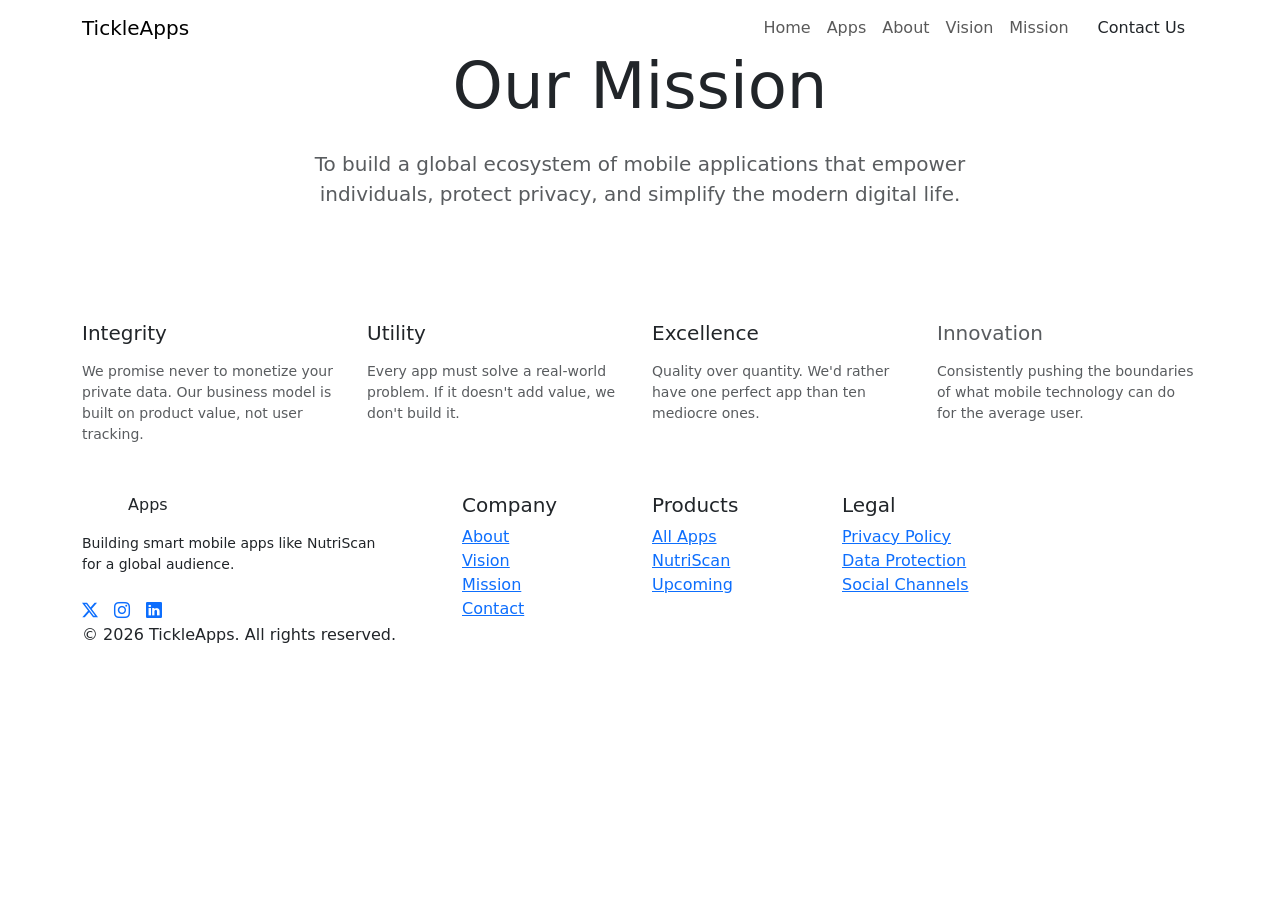
<file: public/mission/index.html>
<!DOCTYPE html>
<html lang="en">
<head>
  <meta charset="UTF-8">
  <meta name="viewport" content="width=device-width, initial-scale=1.0">
  <title>Mission — TickleApps</title>
  <meta name="description" content="The TickleApps mission is to build highly functional, privacy-first mobile apps that solve everyday problems for a global audience.">
  <link rel="icon" type="image/png" href="https://tickleapps.com/assets/images/logo.png">
  <link rel="canonical" href="https://tickleapps.com/mission/">
  <meta property="og:title" content="Mission — TickleApps">
  <meta property="og:description" content="Our mission is to empower users through elegant technology and unwavering privacy standards.">
  <meta property="og:url" content="https://tickleapps.com/mission/">
  <meta name="twitter:card" content="summary_large_image">
  <link rel="preconnect" href="https://fonts.googleapis.com">
  <link rel="preconnect" href="https://fonts.gstatic.com" crossorigin>
  <link href="https://fonts.googleapis.com/css2?family=Inter:wght@400;500;600;700;800&display=swap" rel="stylesheet">
  <link rel="stylesheet" href="https://cdn.jsdelivr.net/npm/bootstrap-icons@1.11.3/font/bootstrap-icons.min.css">
  <link href="https://cdn.jsdelivr.net/npm/bootstrap@5.3.3/dist/css/bootstrap.min.css" rel="stylesheet">
  <link rel="stylesheet" href="https://tickleapps.com/assets/css/style.css">
</head>
<body>
  <nav class="navbar navbar-expand-lg ta-navbar fixed-top" aria-label="Main navigation">
    <div class="container">
      <a class="navbar-brand ta-brand" href="/"><span><span class="ta-brand-tickle">Tickle</span><span class="ta-brand-apps">Apps</span></span></a>
      <button class="navbar-toggler border-0" type="button" data-bs-toggle="collapse" data-bs-target="#taNav" aria-controls="taNav" aria-expanded="false" aria-label="Toggle navigation"><span class="navbar-toggler-icon"></span></button>
      <div class="collapse navbar-collapse justify-content-end" id="taNav">
        <ul class="navbar-nav align-items-lg-center">
          <li class="nav-item"><a class="nav-link" href="/">Home</a></li>
          <li class="nav-item"><a class="nav-link" href="/apps/">Apps</a></li>
          <li class="nav-item"><a class="nav-link" href="/about/">About</a></li>
          <li class="nav-item"><a class="nav-link" href="/vision/">Vision</a></li>
          <li class="nav-item"><a class="nav-link" href="/mission/">Mission</a></li>
          <li class="nav-item ms-lg-2"><a class="btn btn-coral" href="/contact/">Contact Us</a></li>
        </ul>
      </div>
    </div>
  </nav>

  <section class="hero-section text-center py-5">
    <div class="container">
      <div class="row justify-content-center">
        <div class="col-lg-8 fade-up">
          <h1 class="display-3 mb-4">Our Mission</h1>
          <p class="lead text-muted">To build a global ecosystem of mobile applications that empower individuals, protect privacy, and simplify the modern digital life.</p>
        </div>
      </div>
    </div>
  </section>

  <section class="py-5 bg-white">
    <div class="container">
      <div class="row g-4 fade-up">
        <div class="col-md-6 col-lg-3">
          <div class="ta-card h-100 border-teal-subtle">
            <h5 class="text-teal mb-3">Integrity</h5>
            <p class="small text-muted mb-0">We promise never to monetize your private data. Our business model is built on product value, not user tracking.</p>
          </div>
        </div>
        <div class="col-md-6 col-lg-3">
          <div class="ta-card h-100 border-coral-subtle">
            <h5 class="text-coral mb-3">Utility</h5>
            <p class="small text-muted mb-0">Every app must solve a real-world problem. If it doesn't add value, we don't build it.</p>
          </div>
        </div>
        <div class="col-md-6 col-lg-3">
          <div class="ta-card h-100">
            <h5 class="text-dark mb-3">Excellence</h5>
            <p class="small text-muted mb-0">Quality over quantity. We'd rather have one perfect app than ten mediocre ones.</p>
          </div>
        </div>
        <div class="col-md-6 col-lg-3">
          <div class="ta-card h-100">
            <h5 class="text-muted mb-3">Innovation</h5>
            <p class="small text-muted mb-0">Consistently pushing the boundaries of what mobile technology can do for the average user.</p>
          </div>
        </div>
      </div>
    </div>
  </section>

  <footer class="ta-footer text-center text-md-start">
    <div class="container">
      <div class="row gy-4">
        <div class="col-lg-4">
          <a class="navbar-brand ta-brand mb-3 d-inline-block" href="/"><span><span class="ta-brand-tickle text-white">Tickle</span><span class="ta-brand-apps">Apps</span></span></a>
          <p class="small mb-4 pe-lg-5">Building smart mobile apps like NutriScan for a global audience.</p>
          <div class="d-flex text-white gap-3 justify-content-center justify-content-md-start">
            <a href="https://x.com/tickleapps/" target="_blank" rel="noopener noreferrer"><i class="bi bi-twitter-x"></i></a>
            <a href="https://www.instagram.com/tickleapps/" target="_blank" rel="noopener noreferrer"><i class="bi bi-instagram"></i></a>
            <a href="https://www.linkedin.com/in/tickle-apps-092789407/" target="_blank" rel="noopener noreferrer"><i class="bi bi-linkedin"></i></a>
          </div>
        </div>
        <div class="col-lg-2 col-md-4 col-6"><h5>Company</h5><a href="https://tickleapps.com/about/">About</a><br><a href="https://tickleapps.com/vision/">Vision</a><br><a href="https://tickleapps.com/mission/">Mission</a><br><a href="https://tickleapps.com/contact/">Contact</a></div>
        <div class="col-lg-2 col-md-4 col-6"><h5>Products</h5><a href="https://tickleapps.com/apps/">All Apps</a><br><a href="https://tickleapps.com/apps/#nutriscan">NutriScan</a><br><a href="https://tickleapps.com/apps/#upcoming">Upcoming</a></div>
        <div class="col-lg-4 col-md-4"><h5>Legal</h5><a href="https://tickleapps.com/privacy/">Privacy Policy</a><br><a href="https://tickleapps.com/dpdpa/">Data Protection</a><br><a href="https://tickleapps.com/social/">Social Channels</a></div>
      </div>
      <div class="footer-bottom d-flex flex-column flex-md-row justify-content-between align-items-center text-center text-md-start"><p class="mb-2 mb-md-0">&copy; <span id="yearStamp">2026</span> TickleApps. All rights reserved.</p></div>
    </div>
  </footer>
  <script src="https://cdn.jsdelivr.net/npm/bootstrap@5.3.3/dist/js/bootstrap.bundle.min.js"></script>
  <script src="https://tickleapps.com/assets/js/main.js"></script>
</body>
</html>
</file>
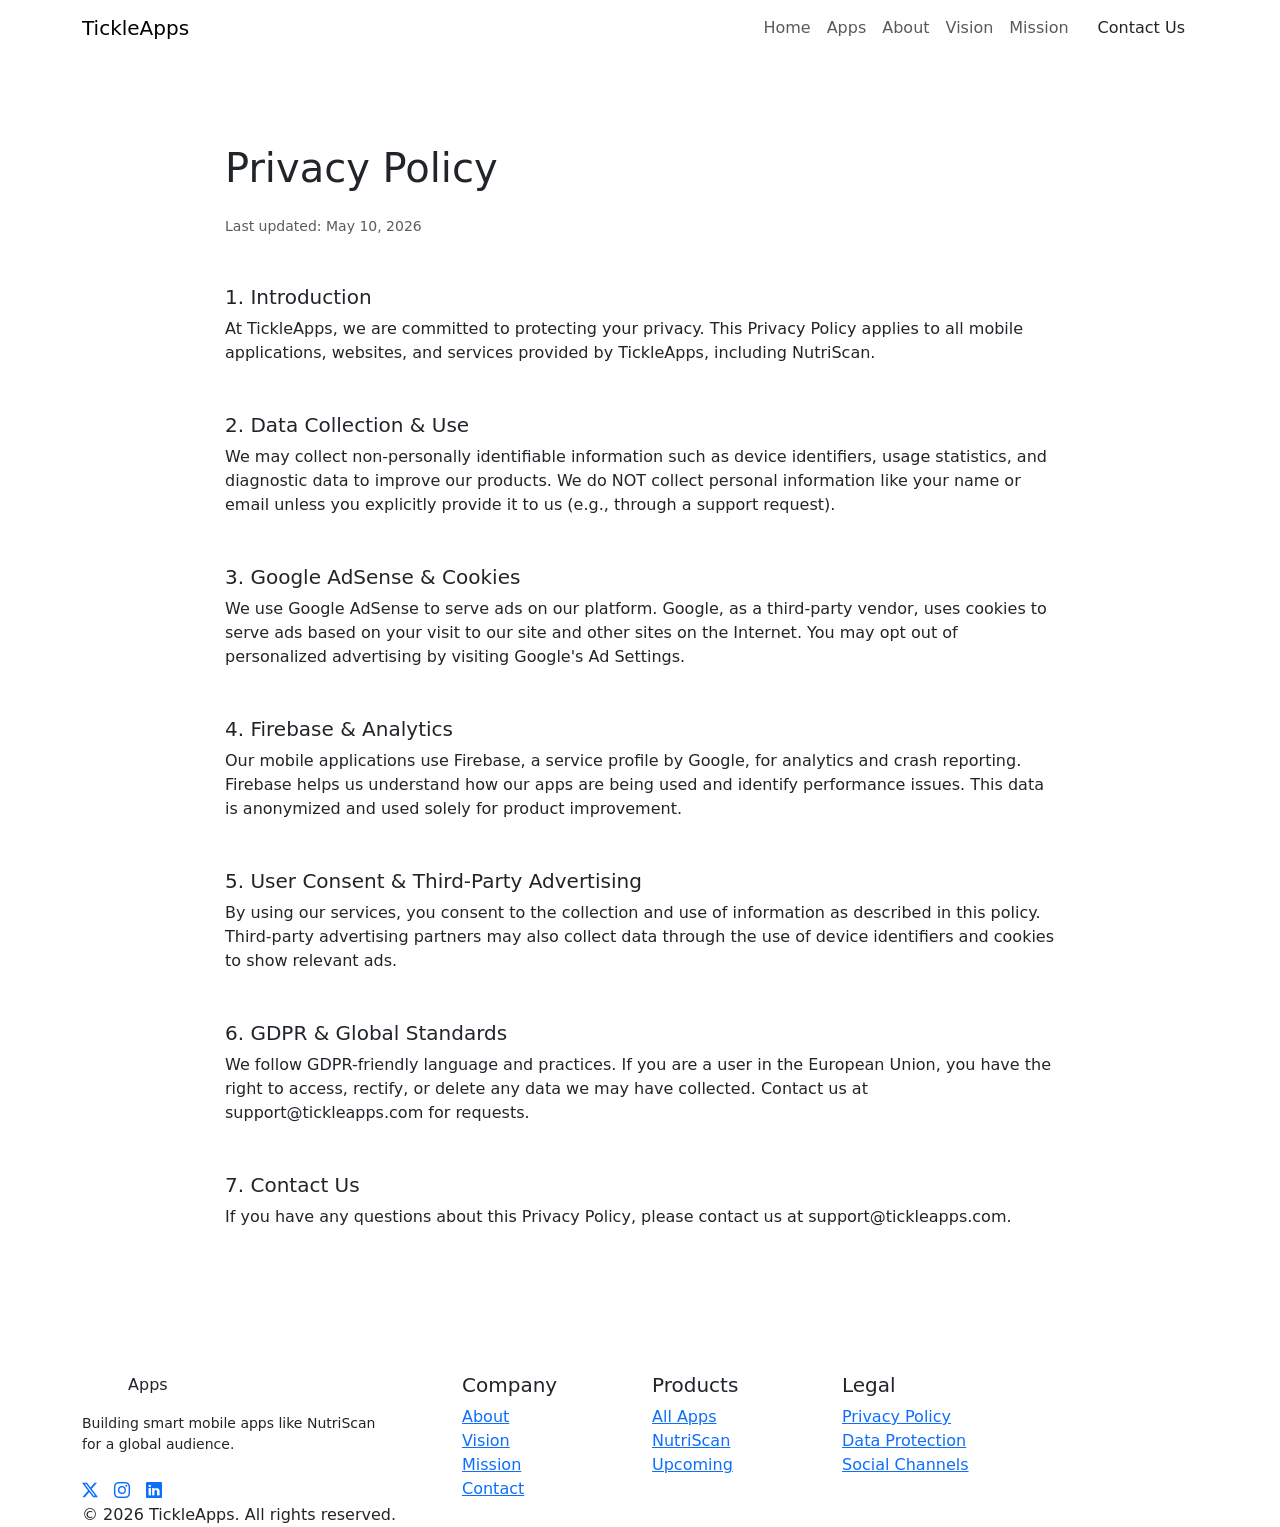
<file: public/privacy/index.html>
<!DOCTYPE html>
<html lang="en">
<head>
  <meta charset="UTF-8">
  <meta name="viewport" content="width=device-width, initial-scale=1.0">
  <title>Privacy Policy — TickleApps</title>
  <meta name="description" content="TickleApps Privacy Policy. Learn how we handle your data, our commitment to privacy, and our compliance with global standards including GDPR.">
  <link rel="icon" type="image/png" href="https://tickleapps.com/assets/images/logo.png">
  <link rel="canonical" href="https://tickleapps.com/privacy/">
  <meta property="og:title" content="Privacy Policy — TickleApps">
  <meta property="og:description" content="Detailed privacy policy covering all TickleApps products and services.">
  <meta property="og:url" content="https://tickleapps.com/privacy/">
  <meta name="twitter:card" content="summary_large_image">
  <link rel="preconnect" href="https://fonts.googleapis.com">
  <link rel="preconnect" href="https://fonts.gstatic.com" crossorigin>
  <link href="https://fonts.googleapis.com/css2?family=Inter:wght@400;500;600;700;800&display=swap" rel="stylesheet">
  <link rel="stylesheet" href="https://cdn.jsdelivr.net/npm/bootstrap-icons@1.11.3/font/bootstrap-icons.min.css">
  <link href="https://cdn.jsdelivr.net/npm/bootstrap@5.3.3/dist/css/bootstrap.min.css" rel="stylesheet">
  <link rel="stylesheet" href="https://tickleapps.com/assets/css/style.css">
</head>
<body>
  <nav class="navbar navbar-expand-lg ta-navbar fixed-top" aria-label="Main navigation">
    <div class="container">
      <a class="navbar-brand ta-brand" href="/"><span><span class="ta-brand-tickle">Tickle</span><span class="ta-brand-apps">Apps</span></span></a>
      <button class="navbar-toggler border-0" type="button" data-bs-toggle="collapse" data-bs-target="#taNav" aria-controls="taNav" aria-expanded="false" aria-label="Toggle navigation"><span class="navbar-toggler-icon"></span></button>
      <div class="collapse navbar-collapse justify-content-end" id="taNav">
        <ul class="navbar-nav align-items-lg-center">
          <li class="nav-item"><a class="nav-link" href="/">Home</a></li>
          <li class="nav-item"><a class="nav-link" href="/apps/">Apps</a></li>
          <li class="nav-item"><a class="nav-link" href="/about/">About</a></li>
          <li class="nav-item"><a class="nav-link" href="/vision/">Vision</a></li>
          <li class="nav-item"><a class="nav-link" href="/mission/">Mission</a></li>
          <li class="nav-item ms-lg-2"><a class="btn btn-coral" href="/contact/">Contact Us</a></li>
        </ul>
      </div>
    </div>
  </nav>

  <section class="py-5 mt-5">
    <div class="container">
      <div class="row fade-up">
        <div class="col-lg-10 offset-lg-1">
          <div class="ta-card bg-white p-5">
            <h1 class="mb-4">Privacy Policy</h1>
            <p class="text-muted small mb-5">Last updated: May 10, 2026</p>
            
            <div class="mb-5">
              <h5>1. Introduction</h5>
              <p>At TickleApps, we are committed to protecting your privacy. This Privacy Policy applies to all mobile applications, websites, and services provided by TickleApps, including NutriScan.</p>
            </div>

            <div class="mb-5">
              <h5>2. Data Collection & Use</h5>
              <p>We may collect non-personally identifiable information such as device identifiers, usage statistics, and diagnostic data to improve our products. We do NOT collect personal information like your name or email unless you explicitly provide it to us (e.g., through a support request).</p>
            </div>

            <div class="mb-5">
              <h5>3. Google AdSense & Cookies</h5>
              <p>We use Google AdSense to serve ads on our platform. Google, as a third-party vendor, uses cookies to serve ads based on your visit to our site and other sites on the Internet. You may opt out of personalized advertising by visiting Google's Ad Settings.</p>
            </div>

            <div class="mb-5">
              <h5>4. Firebase & Analytics</h5>
              <p>Our mobile applications use Firebase, a service profile by Google, for analytics and crash reporting. Firebase helps us understand how our apps are being used and identify performance issues. This data is anonymized and used solely for product improvement.</p>
            </div>

            <div class="mb-5">
              <h5>5. User Consent & Third-Party Advertising</h5>
              <p>By using our services, you consent to the collection and use of information as described in this policy. Third-party advertising partners may also collect data through the use of device identifiers and cookies to show relevant ads.</p>
            </div>

            <div class="mb-5">
              <h5>6. GDPR & Global Standards</h5>
              <p>We follow GDPR-friendly language and practices. If you are a user in the European Union, you have the right to access, rectify, or delete any data we may have collected. Contact us at support@tickleapps.com for requests.</p>
            </div>

            <div class="mb-5">
              <h5>7. Contact Us</h5>
              <p>If you have any questions about this Privacy Policy, please contact us at support@tickleapps.com.</p>
            </div>
          </div>
        </div>
      </div>
    </div>
  </section>

  <footer class="ta-footer text-center text-md-start">
    <div class="container">
      <div class="row gy-4">
        <div class="col-lg-4">
          <a class="navbar-brand ta-brand mb-3 d-inline-block" href="/"><span><span class="ta-brand-tickle text-white">Tickle</span><span class="ta-brand-apps">Apps</span></span></a>
          <p class="small mb-4 pe-lg-5">Building smart mobile apps like NutriScan for a global audience.</p>
          <div class="d-flex text-white gap-3 justify-content-center justify-content-md-start">
            <a href="https://x.com/tickleapps/" target="_blank" rel="noopener noreferrer"><i class="bi bi-twitter-x"></i></a>
            <a href="https://www.instagram.com/tickleapps/" target="_blank" rel="noopener noreferrer"><i class="bi bi-instagram"></i></a>
            <a href="https://www.linkedin.com/in/tickle-apps-092789407/" target="_blank" rel="noopener noreferrer"><i class="bi bi-linkedin"></i></a>
          </div>
        </div>
        <div class="col-lg-2 col-md-4 col-6"><h5>Company</h5><a href="https://tickleapps.com/about/">About</a><br><a href="https://tickleapps.com/vision/">Vision</a><br><a href="https://tickleapps.com/mission/">Mission</a><br><a href="https://tickleapps.com/contact/">Contact</a></div>
        <div class="col-lg-2 col-md-4 col-6"><h5>Products</h5><a href="https://tickleapps.com/apps/">All Apps</a><br><a href="https://tickleapps.com/apps/#nutriscan">NutriScan</a><br><a href="https://tickleapps.com/apps/#upcoming">Upcoming</a></div>
        <div class="col-lg-4 col-md-4"><h5>Legal</h5><a href="https://tickleapps.com/privacy/">Privacy Policy</a><br><a href="https://tickleapps.com/dpdpa/">Data Protection</a><br><a href="https://tickleapps.com/social/">Social Channels</a></div>
      </div>
      <div class="footer-bottom d-flex flex-column flex-md-row justify-content-between align-items-center text-center text-md-start"><p class="mb-2 mb-md-0">&copy; <span id="yearStamp">2026</span> TickleApps. All rights reserved.</p></div>
    </div>
  </footer>
  <script src="https://cdn.jsdelivr.net/npm/bootstrap@5.3.3/dist/js/bootstrap.bundle.min.js"></script>
  <script src="https://tickleapps.com/assets/js/main.js"></script>
</body>
</html>
</file>
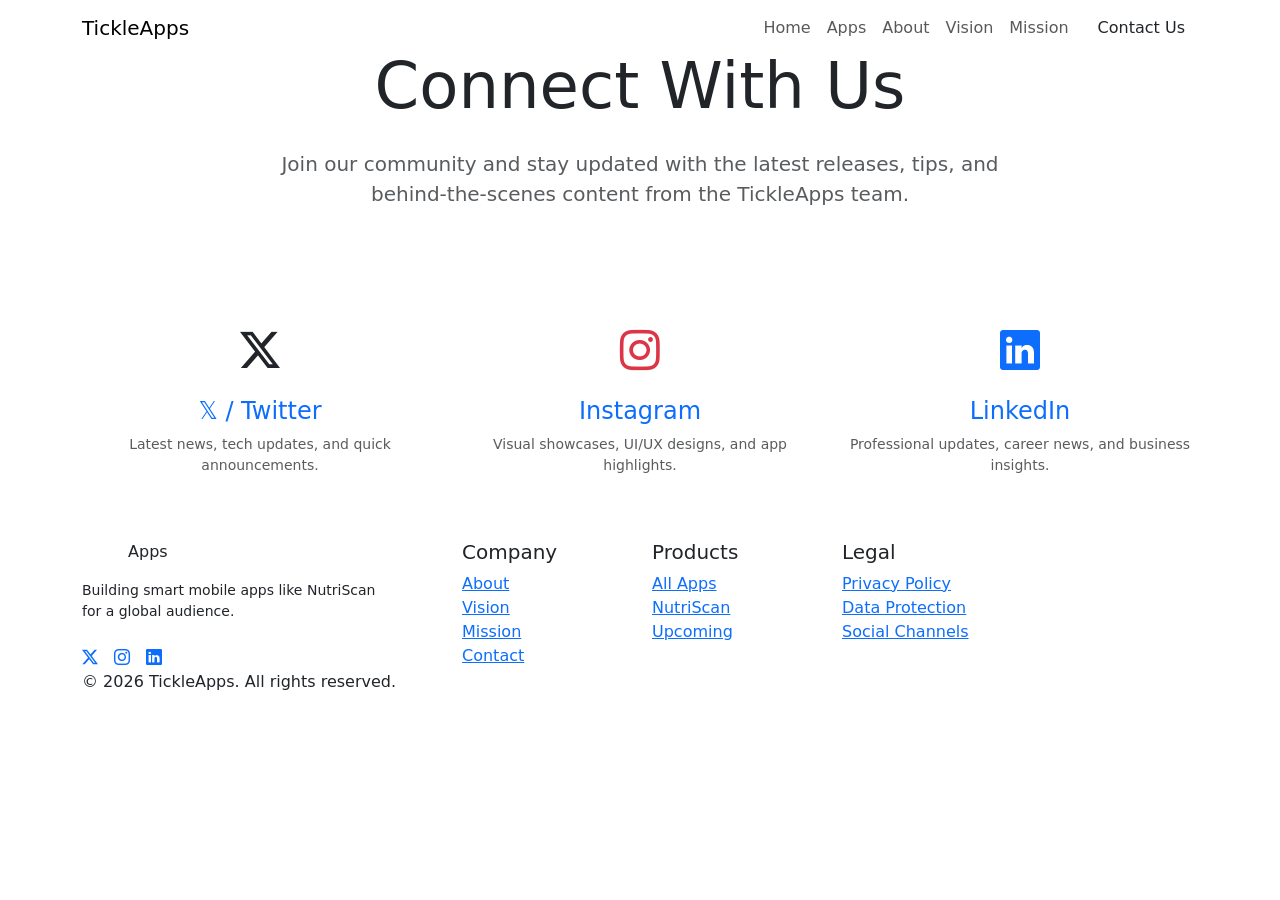
<file: public/social/index.html>
<!DOCTYPE html>
<html lang="en">
<head>
  <meta charset="UTF-8">
  <meta name="viewport" content="width=device-width, initial-scale=1.0">
  <title>Social Channels — TickleApps</title>
  <meta name="description" content="Connect with TickleApps on social media. Follow us for the latest on our smart mobile apps, company news, and IT innovations.">
  <link rel="icon" type="image/png" href="https://tickleapps.com/assets/images/logo.png">
  <link rel="canonical" href="https://tickleapps.com/social/">
  <meta property="og:title" content="Social Channels — TickleApps">
  <meta property="og:description" content="Find all our official social media links in one place. Connect with the TickleApps community.">
  <meta property="og:url" content="https://tickleapps.com/social/">
  <meta name="twitter:card" content="summary_large_image">
  <link rel="preconnect" href="https://fonts.googleapis.com">
  <link rel="preconnect" href="https://fonts.gstatic.com" crossorigin>
  <link href="https://fonts.googleapis.com/css2?family=Inter:wght@400;500;600;700;800&display=swap" rel="stylesheet">
  <link rel="stylesheet" href="https://cdn.jsdelivr.net/npm/bootstrap-icons@1.11.3/font/bootstrap-icons.min.css">
  <link href="https://cdn.jsdelivr.net/npm/bootstrap@5.3.3/dist/css/bootstrap.min.css" rel="stylesheet">
  <link rel="stylesheet" href="https://tickleapps.com/assets/css/style.css">
</head>
<body>
  <nav class="navbar navbar-expand-lg ta-navbar fixed-top" aria-label="Main navigation">
    <div class="container">
      <a class="navbar-brand ta-brand" href="/"><span><span class="ta-brand-tickle">Tickle</span><span class="ta-brand-apps">Apps</span></span></a>
      <button class="navbar-toggler border-0" type="button" data-bs-toggle="collapse" data-bs-target="#taNav" aria-controls="taNav" aria-expanded="false" aria-label="Toggle navigation"><span class="navbar-toggler-icon"></span></button>
      <div class="collapse navbar-collapse justify-content-end" id="taNav">
        <ul class="navbar-nav align-items-lg-center">
          <li class="nav-item"><a class="nav-link" href="/">Home</a></li>
          <li class="nav-item"><a class="nav-link" href="/apps/">Apps</a></li>
          <li class="nav-item"><a class="nav-link" href="/about/">About</a></li>
          <li class="nav-item"><a class="nav-link" href="/vision/">Vision</a></li>
          <li class="nav-item"><a class="nav-link" href="/mission/">Mission</a></li>
          <li class="nav-item ms-lg-2"><a class="btn btn-coral" href="/contact/">Contact Us</a></li>
        </ul>
      </div>
    </div>
  </nav>

  <section class="hero-section text-center py-5">
    <div class="container">
      <div class="row justify-content-center">
        <div class="col-lg-8 fade-up">
          <h1 class="display-3 mb-4">Connect With Us</h1>
          <p class="lead text-muted">Join our community and stay updated with the latest releases, tips, and behind-the-scenes content from the TickleApps team.</p>
        </div>
      </div>
    </div>
  </section>

  <section class="py-5 bg-white">
    <div class="container fade-up">
      <div class="row g-4 justify-content-center">
        <div class="col-md-4">
          <a href="https://x.com/tickleapps/" target="_blank" rel="noopener noreferrer" class="text-decoration-none">
            <div class="ta-card text-center h-100">
              <div class="mb-3 fs-1 text-dark"><i class="bi bi-twitter-x"></i></div>
              <h4>𝕏 / Twitter</h4>
              <p class="small text-muted">Latest news, tech updates, and quick announcements.</p>
            </div>
          </a>
        </div>
        <div class="col-md-4">
          <a href="https://www.instagram.com/tickleapps/" target="_blank" rel="noopener noreferrer" class="text-decoration-none">
            <div class="ta-card text-center h-100">
              <div class="mb-3 fs-1 text-danger"><i class="bi bi-instagram"></i></div>
              <h4>Instagram</h4>
              <p class="small text-muted">Visual showcases, UI/UX designs, and app highlights.</p>
            </div>
          </a>
        </div>
        <div class="col-md-4">
          <a href="https://www.linkedin.com/in/tickle-apps-092789407/" target="_blank" rel="noopener noreferrer" class="text-decoration-none">
            <div class="ta-card text-center h-100">
              <div class="mb-3 fs-1 text-primary"><i class="bi bi-linkedin"></i></div>
              <h4>LinkedIn</h4>
              <p class="small text-muted">Professional updates, career news, and business insights.</p>
            </div>
          </a>
        </div>
      </div>
    </div>
  </section>

  <footer class="ta-footer text-center text-md-start">
    <div class="container">
      <div class="row gy-4">
        <div class="col-lg-4">
          <a class="navbar-brand ta-brand mb-3 d-inline-block" href="/"><span><span class="ta-brand-tickle text-white">Tickle</span><span class="ta-brand-apps">Apps</span></span></a>
          <p class="small mb-4 pe-lg-5">Building smart mobile apps like NutriScan for a global audience.</p>
          <div class="d-flex text-white gap-3 justify-content-center justify-content-md-start">
            <a href="https://x.com/tickleapps/" target="_blank" rel="noopener noreferrer"><i class="bi bi-twitter-x"></i></a>
            <a href="https://www.instagram.com/tickleapps/" target="_blank" rel="noopener noreferrer"><i class="bi bi-instagram"></i></a>
            <a href="https://www.linkedin.com/in/tickle-apps-092789407/" target="_blank" rel="noopener noreferrer"><i class="bi bi-linkedin"></i></a>
          </div>
        </div>
        <div class="col-lg-2 col-md-4 col-6"><h5>Company</h5><a href="https://tickleapps.com/about/">About</a><br><a href="https://tickleapps.com/vision/">Vision</a><br><a href="https://tickleapps.com/mission/">Mission</a><br><a href="https://tickleapps.com/contact/">Contact</a></div>
        <div class="col-lg-2 col-md-4 col-6"><h5>Products</h5><a href="https://tickleapps.com/apps/">All Apps</a><br><a href="https://tickleapps.com/apps/#nutriscan">NutriScan</a><br><a href="https://tickleapps.com/apps/#upcoming">Upcoming</a></div>
        <div class="col-lg-4 col-md-4"><h5>Legal</h5><a href="https://tickleapps.com/privacy/">Privacy Policy</a><br><a href="https://tickleapps.com/dpdpa/">Data Protection</a><br><a href="https://tickleapps.com/social/">Social Channels</a></div>
      </div>
      <div class="footer-bottom d-flex flex-column flex-md-row justify-content-between align-items-center text-center text-md-start"><p class="mb-2 mb-md-0">&copy; <span id="yearStamp">2026</span> TickleApps. All rights reserved.</p></div>
    </div>
  </footer>
  <script src="https://cdn.jsdelivr.net/npm/bootstrap@5.3.3/dist/js/bootstrap.bundle.min.js"></script>
  <script src="https://tickleapps.com/assets/js/main.js"></script>
</body>
</html>
</file>
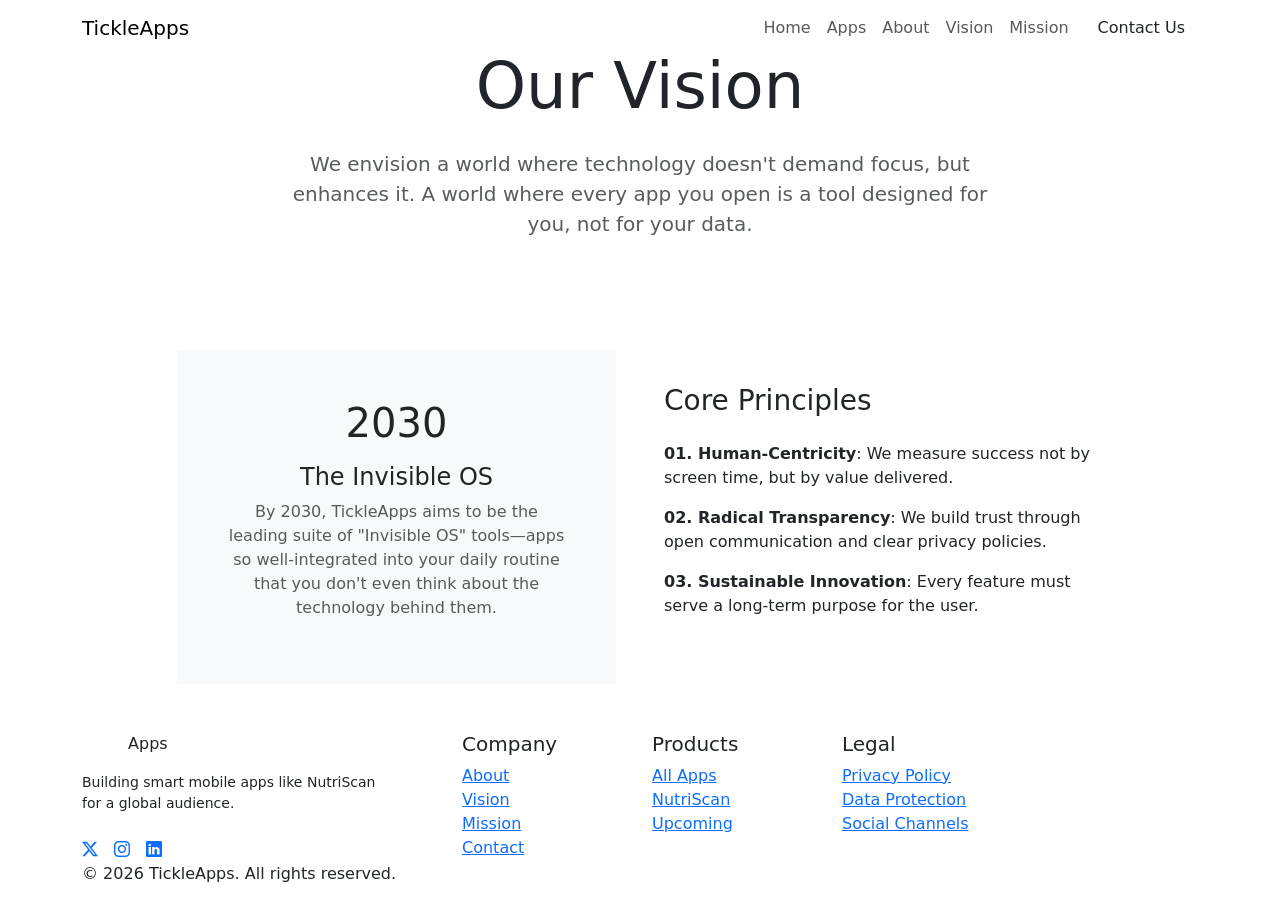
<file: public/vision/index.html>
<!DOCTYPE html>
<html lang="en">
<head>
  <meta charset="UTF-8">
  <meta name="viewport" content="width=device-width, initial-scale=1.0">
  <title>Vision — TickleApps</title>
  <meta name="description" content="Explore the long-term vision of TickleApps. We aim to redefine how users interact with mobile technology through smart, privacy-first solutions.">
  <link rel="icon" type="image/png" href="https://tickleapps.com/assets/images/logo.png">
  <link rel="canonical" href="https://tickleapps.com/vision/">
  <meta property="og:title" content="Vision — TickleApps">
  <meta property="og:description" content="Our vision is a future where digital tools are invisible, intuitive, and universally accessible.">
  <meta property="og:url" content="https://tickleapps.com/vision/">
  <meta name="twitter:card" content="summary_large_image">
  <link rel="preconnect" href="https://fonts.googleapis.com">
  <link rel="preconnect" href="https://fonts.gstatic.com" crossorigin>
  <link href="https://fonts.googleapis.com/css2?family=Inter:wght@400;500;600;700;800&display=swap" rel="stylesheet">
  <link rel="stylesheet" href="https://cdn.jsdelivr.net/npm/bootstrap-icons@1.11.3/font/bootstrap-icons.min.css">
  <link href="https://cdn.jsdelivr.net/npm/bootstrap@5.3.3/dist/css/bootstrap.min.css" rel="stylesheet">
  <link rel="stylesheet" href="https://tickleapps.com/assets/css/style.css">
</head>
<body>
  <nav class="navbar navbar-expand-lg ta-navbar fixed-top" aria-label="Main navigation">
    <div class="container">
      <a class="navbar-brand ta-brand" href="/"><span><span class="ta-brand-tickle">Tickle</span><span class="ta-brand-apps">Apps</span></span></a>
      <button class="navbar-toggler border-0" type="button" data-bs-toggle="collapse" data-bs-target="#taNav" aria-controls="taNav" aria-expanded="false" aria-label="Toggle navigation"><span class="navbar-toggler-icon"></span></button>
      <div class="collapse navbar-collapse justify-content-end" id="taNav">
        <ul class="navbar-nav align-items-lg-center">
          <li class="nav-item"><a class="nav-link" href="/">Home</a></li>
          <li class="nav-item"><a class="nav-link" href="/apps/">Apps</a></li>
          <li class="nav-item"><a class="nav-link" href="/about/">About</a></li>
          <li class="nav-item"><a class="nav-link" href="/vision/">Vision</a></li>
          <li class="nav-item"><a class="nav-link" href="/mission/">Mission</a></li>
          <li class="nav-item ms-lg-2"><a class="btn btn-coral" href="/contact/">Contact Us</a></li>
        </ul>
      </div>
    </div>
  </nav>

  <section class="hero-section text-center py-5">
    <div class="container">
      <div class="row justify-content-center">
        <div class="col-lg-8 fade-up">
          <h1 class="display-3 mb-4">Our Vision</h1>
          <p class="lead text-muted">We envision a world where technology doesn't demand focus, but enhances it. A world where every app you open is a tool designed for <strong>you</strong>, not for your data.</p>
        </div>
      </div>
    </div>
  </section>

  <section class="py-5 bg-white">
    <div class="container text-center">
      <div class="row fade-up justify-content-center">
        <div class="col-lg-10">
          <div class="row g-5">
            <div class="col-md-6">
              <div class="ta-card border-0 bg-light p-5">
                <h2 class="h1 text-coral mb-3">2030</h2>
                <h4>The Invisible OS</h4>
                <p class="text-muted">By 2030, TickleApps aims to be the leading suite of "Invisible OS" tools—apps so well-integrated into your daily routine that you don't even think about the technology behind them.</p>
              </div>
            </div>
            <div class="col-md-6 text-start d-flex flex-column justify-content-center">
              <h3>Core Principles</h3>
              <ul class="list-unstyled mt-3">
                <li class="mb-3"><strong>01. Human-Centricity</strong>: We measure success not by screen time, but by value delivered.</li>
                <li class="mb-3"><strong>02. Radical Transparency</strong>: We build trust through open communication and clear privacy policies.</li>
                <li class="mb-3"><strong>03. Sustainable Innovation</strong>: Every feature must serve a long-term purpose for the user.</li>
              </ul>
            </div>
          </div>
        </div>
      </div>
    </div>
  </section>

  <footer class="ta-footer text-center text-md-start">
    <div class="container">
      <div class="row gy-4">
        <div class="col-lg-4">
          <a class="navbar-brand ta-brand mb-3 d-inline-block" href="/"><span><span class="ta-brand-tickle text-white">Tickle</span><span class="ta-brand-apps">Apps</span></span></a>
          <p class="small mb-4 pe-lg-5">Building smart mobile apps like NutriScan for a global audience.</p>
          <div class="d-flex text-white gap-3 justify-content-center justify-content-md-start">
            <a href="https://x.com/tickleapps/" target="_blank" rel="noopener noreferrer"><i class="bi bi-twitter-x"></i></a>
            <a href="https://www.instagram.com/tickleapps/" target="_blank" rel="noopener noreferrer"><i class="bi bi-instagram"></i></a>
            <a href="https://www.linkedin.com/in/tickle-apps-092789407/" target="_blank" rel="noopener noreferrer"><i class="bi bi-linkedin"></i></a>
          </div>
        </div>
        <div class="col-lg-2 col-md-4 col-6"><h5>Company</h5><a href="https://tickleapps.com/about/">About</a><br><a href="https://tickleapps.com/vision/">Vision</a><br><a href="https://tickleapps.com/mission/">Mission</a><br><a href="https://tickleapps.com/contact/">Contact</a></div>
        <div class="col-lg-2 col-md-4 col-6"><h5>Products</h5><a href="https://tickleapps.com/apps/">All Apps</a><br><a href="https://tickleapps.com/apps/#nutriscan">NutriScan</a><br><a href="https://tickleapps.com/apps/#upcoming">Upcoming</a></div>
        <div class="col-lg-4 col-md-4"><h5>Legal</h5><a href="https://tickleapps.com/privacy/">Privacy Policy</a><br><a href="https://tickleapps.com/dpdpa/">Data Protection</a><br><a href="https://tickleapps.com/social/">Social Channels</a></div>
      </div>
      <div class="footer-bottom d-flex flex-column flex-md-row justify-content-between align-items-center text-center text-md-start"><p class="mb-2 mb-md-0">&copy; <span id="yearStamp">2026</span> TickleApps. All rights reserved.</p></div>
    </div>
  </footer>
  <script src="https://cdn.jsdelivr.net/npm/bootstrap@5.3.3/dist/js/bootstrap.bundle.min.js"></script>
  <script src="https://tickleapps.com/assets/js/main.js"></script>
</body>
</html>
</file>
